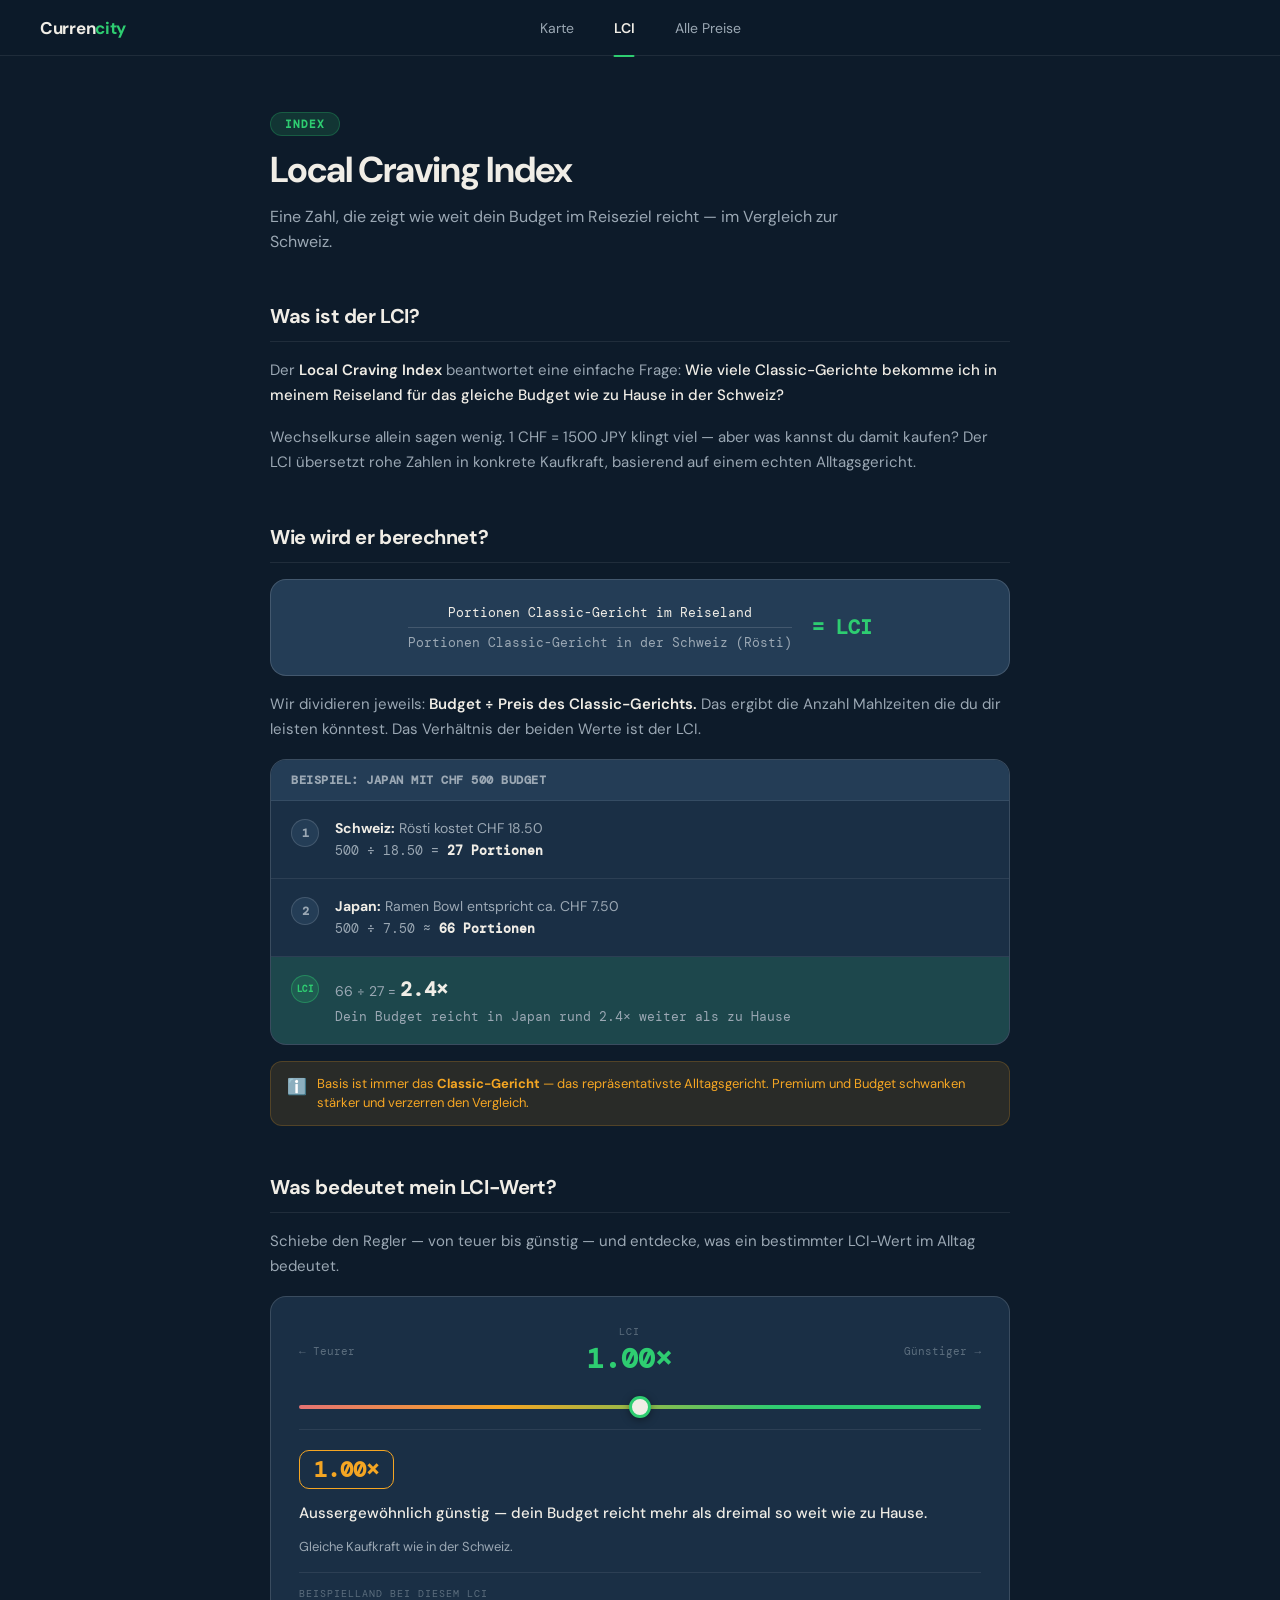
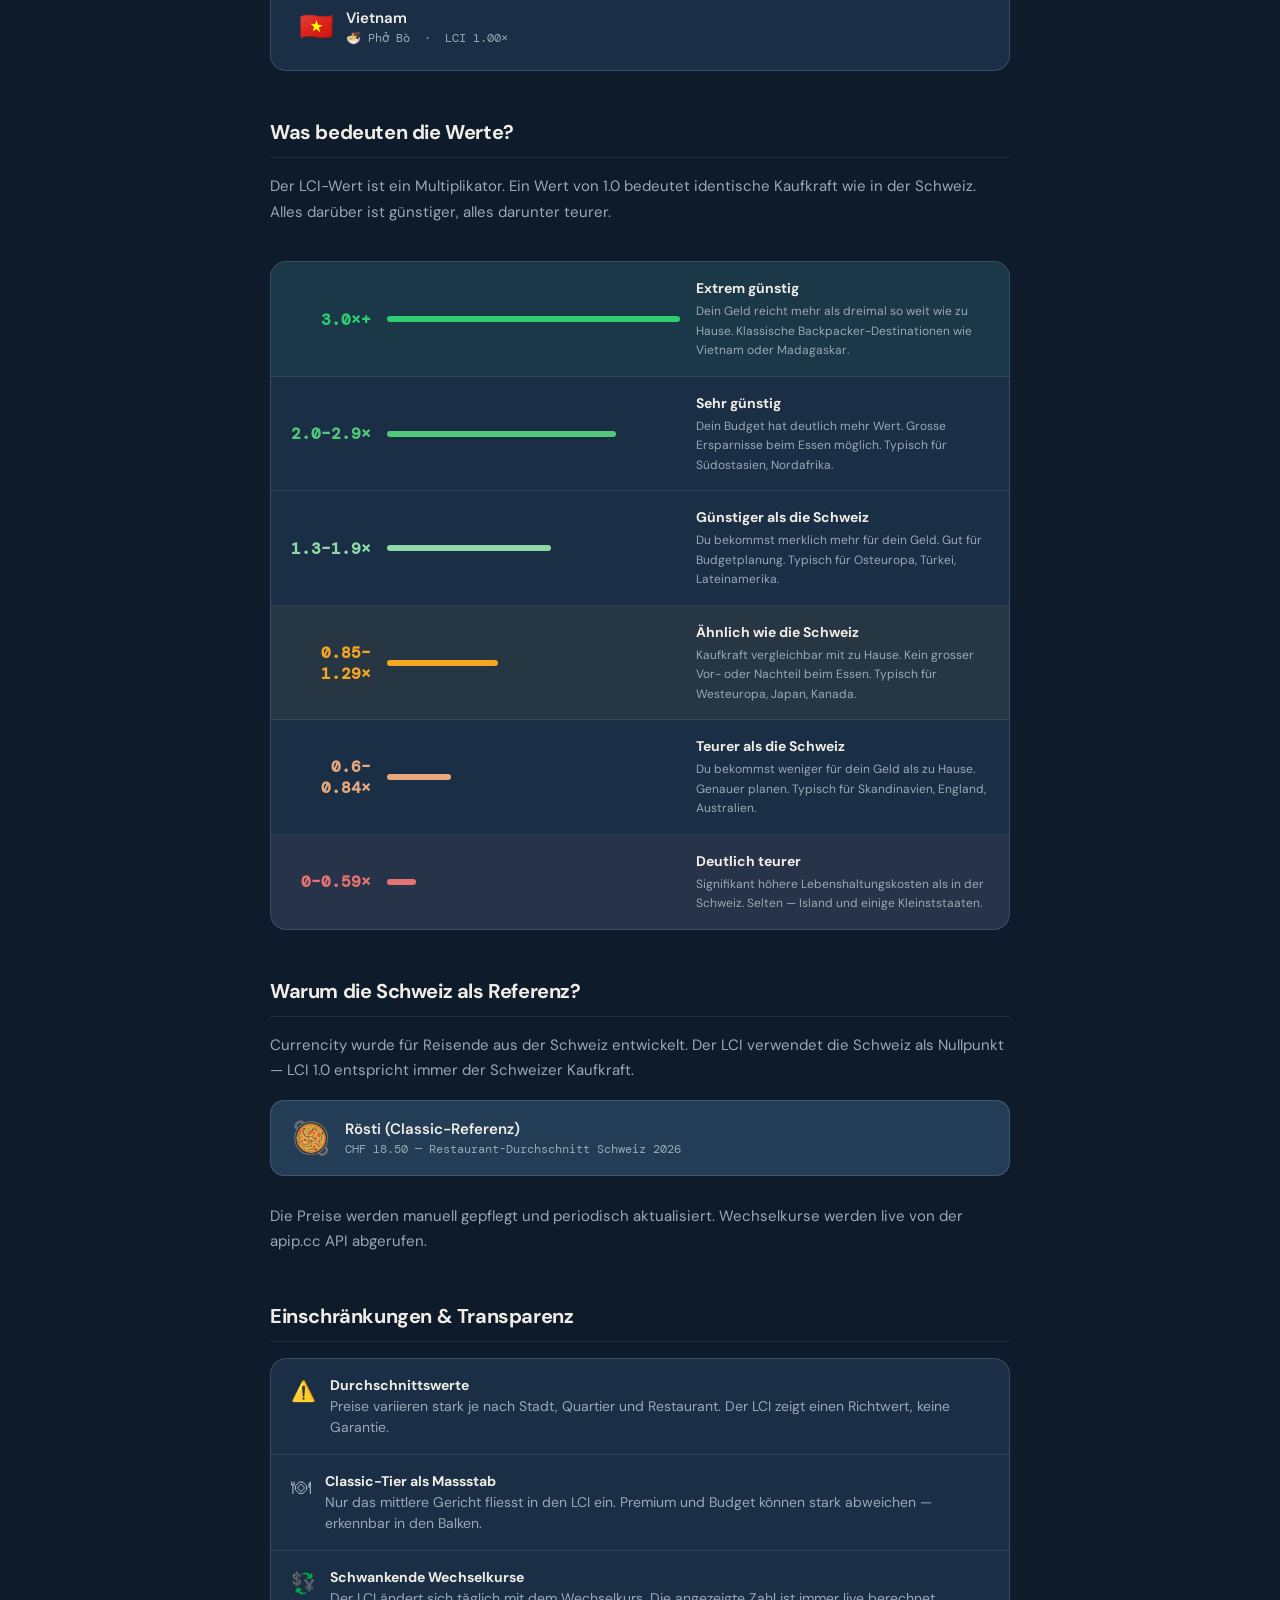
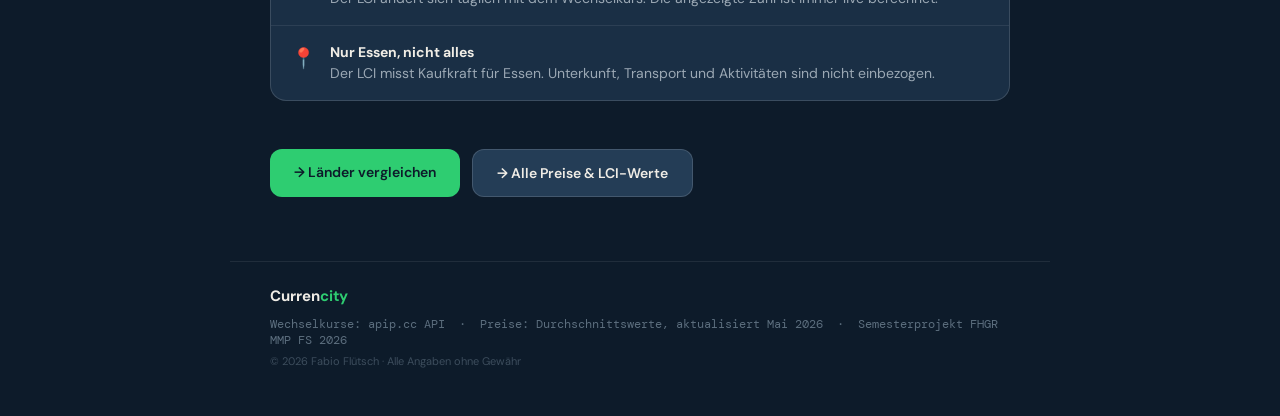
<file: lci.html>
<!DOCTYPE html>
<html lang="de">
<head>
  <meta charset="UTF-8" />
  <meta name="viewport" content="width=device-width, initial-scale=1.0" />
  <title>Currencity — Local Craving Index</title>
  <link rel="stylesheet" href="style.css" />
  <link rel="stylesheet" href="lci.css" />
</head>
<body class="lci-seite">

  <nav id="topnav">
    <div class="nav-logo">Curren<span>city</span></div>
    <div class="nav-links">
      <a href="index.html" class="nav-link" id="nav-karte">Karte</a>
      <a href="lci.html"   class="nav-link active" id="nav-lci">LCI</a>
      <a href="preise.html" class="nav-link" id="nav-preise">Alle Preise</a>
    </div>
    <div class="nav-spacer"></div>
  </nav>

  <main class="lci-main">

    <!-- Hero -->
    <div class="lci-hero">
      <div class="lci-hero-badge">Index</div>
      <h1 class="lci-hero-title">Local Craving Index</h1>
      <p class="lci-hero-sub">
        Eine Zahl, die zeigt wie weit dein Budget im Reiseziel reicht —
        im Vergleich zur Schweiz.
      </p>
    </div>

    <!-- Was ist der LCI? -->
    <section class="lci-section">
      <h2 class="lci-section-title">Was ist der LCI?</h2>
      <p class="lci-text">
        Der <strong>Local Craving Index</strong> beantwortet eine einfache Frage:
        <em>Wie viele Classic-Gerichte bekomme ich in meinem Reiseland für das gleiche Budget
        wie zu Hause in der Schweiz?</em>
      </p>
      <p class="lci-text">
        Wechselkurse allein sagen wenig. 1 CHF = 1500 JPY klingt viel — aber was kannst du damit
        kaufen? Der LCI übersetzt rohe Zahlen in konkrete Kaufkraft, basierend auf einem
        echten Alltagsgericht.
      </p>
    </section>

    <!-- Formel -->
    <section class="lci-section">
      <h2 class="lci-section-title">Wie wird er berechnet?</h2>
      <div class="lci-formel-wrap">
        <div class="lci-formel">
          <div class="lci-formel-zeile">
            <span class="lci-formel-num">Portionen Classic-Gericht im Reiseland</span>
            <span class="lci-formel-line"></span>
            <span class="lci-formel-den">Portionen Classic-Gericht in der Schweiz (Rösti)</span>
          </div>
          <div class="lci-formel-eq">= LCI</div>
        </div>
      </div>
      <p class="lci-text">
        Wir dividieren jeweils: <strong>Budget ÷ Preis des Classic-Gerichts.</strong>
        Das ergibt die Anzahl Mahlzeiten die du dir leisten könntest.
        Das Verhältnis der beiden Werte ist der LCI.
      </p>

      <!-- Beispiel -->
      <div class="lci-beispiel">
        <div class="lci-beispiel-titel">Beispiel: Japan mit CHF 500 Budget</div>
        <div class="lci-beispiel-schritte">
          <div class="lci-schritt">
            <div class="lci-schritt-nr">1</div>
            <div class="lci-schritt-text">
              <strong>Schweiz:</strong> Rösti kostet CHF 18.50<br>
              <span class="lci-schritt-rechnung">500 ÷ 18.50 = <strong>27 Portionen</strong></span>
            </div>
          </div>
          <div class="lci-schritt">
            <div class="lci-schritt-nr">2</div>
            <div class="lci-schritt-text">
              <strong>Japan:</strong> Ramen Bowl entspricht ca. CHF 7.50<br>
              <span class="lci-schritt-rechnung">500 ÷ 7.50 ≈ <strong>66 Portionen</strong></span>
            </div>
          </div>
          <div class="lci-schritt lci-schritt--result">
            <div class="lci-schritt-nr lci-schritt-nr--result">LCI</div>
            <div class="lci-schritt-text">
              66 ÷ 27 = <strong class="lci-result-zahl">2.4×</strong><br>
              <span class="lci-schritt-rechnung">Dein Budget reicht in Japan rund 2.4× weiter als zu Hause</span>
            </div>
          </div>
        </div>
      </div>

      <div class="lci-hinweis">
        <span class="lci-hinweis-icon">ℹ️</span>
        <span>Basis ist immer das <strong>Classic-Gericht</strong> — das repräsentativste Alltagsgericht.
        Premium und Budget schwanken stärker und verzerren den Vergleich.</span>
      </div>
    </section>


    <!-- ── LCI EXPLORER ── -->
    <section class="lci-section">
      <h2 class="lci-section-title">Was bedeutet mein LCI-Wert?</h2>
      <p class="lci-text">
        Schiebe den Regler — von teuer bis günstig — und entdecke,
        was ein bestimmter LCI-Wert im Alltag bedeutet.
      </p>
      <div class="lci-explorer">
        <div class="explorer-slider-header">
          <span class="explorer-slider-pol explorer-slider-pol--links">← Teurer</span>
          <div class="explorer-anzeige-wrap">
            <span class="explorer-anzeige-label">LCI</span>
            <span class="explorer-anzeige" id="lci-explorer-anzeige">1.00×</span>
          </div>
          <span class="explorer-slider-pol explorer-slider-pol--rechts">Günstiger →</span>
        </div>
        <input
          type="range"
          id="lci-explorer-slider"
          min="0.3"
          max="4.0"
          step="0.05"
          value="1.0"
          class="explorer-slider"
        />
        <div id="lci-explorer-karte" class="explorer-karte"></div>
      </div>
    </section>

    <!-- Skala -->
    <section class="lci-section">
      <h2 class="lci-section-title">Was bedeuten die Werte?</h2>
      <p class="lci-text" style="margin-bottom: 20px;">
        Der LCI-Wert ist ein Multiplikator. Ein Wert von 1.0 bedeutet identische Kaufkraft
        wie in der Schweiz. Alles darüber ist günstiger, alles darunter teurer.
      </p>

      <div class="lci-skala">

        <div class="lci-skala-item lci-skala-item--top">
          <div class="lci-skala-wert" style="color: var(--forest);">3.0×+</div>
          <div class="lci-skala-bar" style="background: var(--forest); width: 100%;"></div>
          <div class="lci-skala-label">
            <strong>Extrem günstig</strong>
            <span>Dein Geld reicht mehr als dreimal so weit wie zu Hause. Klassische Backpacker-Destinationen wie Vietnam oder Madagaskar.</span>
          </div>
        </div>

        <div class="lci-skala-item">
          <div class="lci-skala-wert" style="color: #52c97a;">2.0–2.9×</div>
          <div class="lci-skala-bar" style="background: #52c97a; width: 78%;"></div>
          <div class="lci-skala-label">
            <strong>Sehr günstig</strong>
            <span>Dein Budget hat deutlich mehr Wert. Grosse Ersparnisse beim Essen möglich. Typisch für Südostasien, Nordafrika.</span>
          </div>
        </div>

        <div class="lci-skala-item">
          <div class="lci-skala-wert" style="color: #8fd9a8;">1.3–1.9×</div>
          <div class="lci-skala-bar" style="background: #8fd9a8; width: 56%;"></div>
          <div class="lci-skala-label">
            <strong>Günstiger als die Schweiz</strong>
            <span>Du bekommst merklich mehr für dein Geld. Gut für Budgetplanung. Typisch für Osteuropa, Türkei, Lateinamerika.</span>
          </div>
        </div>

        <div class="lci-skala-item lci-skala-item--mitte">
          <div class="lci-skala-wert" style="color: var(--citrus);">0.85–1.29×</div>
          <div class="lci-skala-bar" style="background: var(--citrus); width: 38%;"></div>
          <div class="lci-skala-label">
            <strong>Ähnlich wie die Schweiz</strong>
            <span>Kaufkraft vergleichbar mit zu Hause. Kein grosser Vor- oder Nachteil beim Essen. Typisch für Westeuropa, Japan, Kanada.</span>
          </div>
        </div>

        <div class="lci-skala-item">
          <div class="lci-skala-wert" style="color: #e8a87c;">0.6–0.84×</div>
          <div class="lci-skala-bar" style="background: #e8a87c; width: 22%;"></div>
          <div class="lci-skala-label">
            <strong>Teurer als die Schweiz</strong>
            <span>Du bekommst weniger für dein Geld als zu Hause. Genauer planen. Typisch für Skandinavien, England, Australien.</span>
          </div>
        </div>

        <div class="lci-skala-item lci-skala-item--bottom">
          <div class="lci-skala-wert" style="color: #e57373;">0–0.59×</div>
          <div class="lci-skala-bar" style="background: #e57373; width: 10%;"></div>
          <div class="lci-skala-label">
            <strong>Deutlich teurer</strong>
            <span>Signifikant höhere Lebenshaltungskosten als in der Schweiz. Selten — Island und einige Kleinststaaten.</span>
          </div>
        </div>

      </div>
    </section>

    <!-- Referenz Schweiz -->
    <section class="lci-section">
      <h2 class="lci-section-title">Warum die Schweiz als Referenz?</h2>
      <p class="lci-text">
        Currencity wurde für Reisende aus der Schweiz entwickelt.
        Der LCI verwendet die Schweiz als Nullpunkt — LCI 1.0 entspricht
        immer der Schweizer Kaufkraft.
      </p>
      <div class="lci-referenz-box">
        <div class="lci-referenz-item">
          <div class="lci-referenz-emoji">🥘</div>
          <div>
            <div class="lci-referenz-name">Rösti (Classic-Referenz)</div>
            <div class="lci-referenz-preis">CHF 18.50 — Restaurant-Durchschnitt Schweiz 2026</div>
          </div>
        </div>
      </div>
      <p class="lci-text" style="margin-top: 12px;">
        Die Preise werden manuell gepflegt und periodisch aktualisiert.
        Wechselkurse werden live von der apip.cc API abgerufen.
      </p>
    </section>

    <!-- Einschränkungen -->
    <section class="lci-section">
      <h2 class="lci-section-title">Einschränkungen &amp; Transparenz</h2>
      <div class="lci-limits">
        <div class="lci-limit-item">
          <span class="lci-limit-icon">⚠️</span>
          <div>
            <strong>Durchschnittswerte</strong><br>
            Preise variieren stark je nach Stadt, Quartier und Restaurant.
            Der LCI zeigt einen Richtwert, keine Garantie.
          </div>
        </div>
        <div class="lci-limit-item">
          <span class="lci-limit-icon">🍽</span>
          <div>
            <strong>Classic-Tier als Massstab</strong><br>
            Nur das mittlere Gericht fliesst in den LCI ein.
            Premium und Budget können stark abweichen — erkennbar in den Balken.
          </div>
        </div>
        <div class="lci-limit-item">
          <span class="lci-limit-icon">💱</span>
          <div>
            <strong>Schwankende Wechselkurse</strong><br>
            Der LCI ändert sich täglich mit dem Wechselkurs.
            Die angezeigte Zahl ist immer live berechnet.
          </div>
        </div>
        <div class="lci-limit-item">
          <span class="lci-limit-icon">📍</span>
          <div>
            <strong>Nur Essen, nicht alles</strong><br>
            Der LCI misst Kaufkraft für Essen.
            Unterkunft, Transport und Aktivitäten sind nicht einbezogen.
          </div>
        </div>
      </div>
    </section>

    <!-- CTA -->
    <div class="lci-cta-wrap">
      <a href="index.html" class="lci-cta-btn">→ Länder vergleichen</a>
      <a href="preise.html" class="lci-cta-btn lci-cta-btn--secondary">→ Alle Preise & LCI-Werte</a>
    </div>

  </main>

  <footer class="preise-footer">
    <div class="footer-logo">Curren<span>city</span></div>
    <div class="footer-text">
      Wechselkurse: apip.cc API &nbsp;·&nbsp;
      Preise: Durchschnittswerte, aktualisiert Mai 2026 &nbsp;·&nbsp;
      Semesterprojekt FHGR MMP FS 2026
    </div>
    <div class="footer-copy">© 2026 Fabio Flütsch · Alle Angaben ohne Gewähr</div>
  </footer>

  <script src="lci.js"></script>
</body>
</html>
</file>
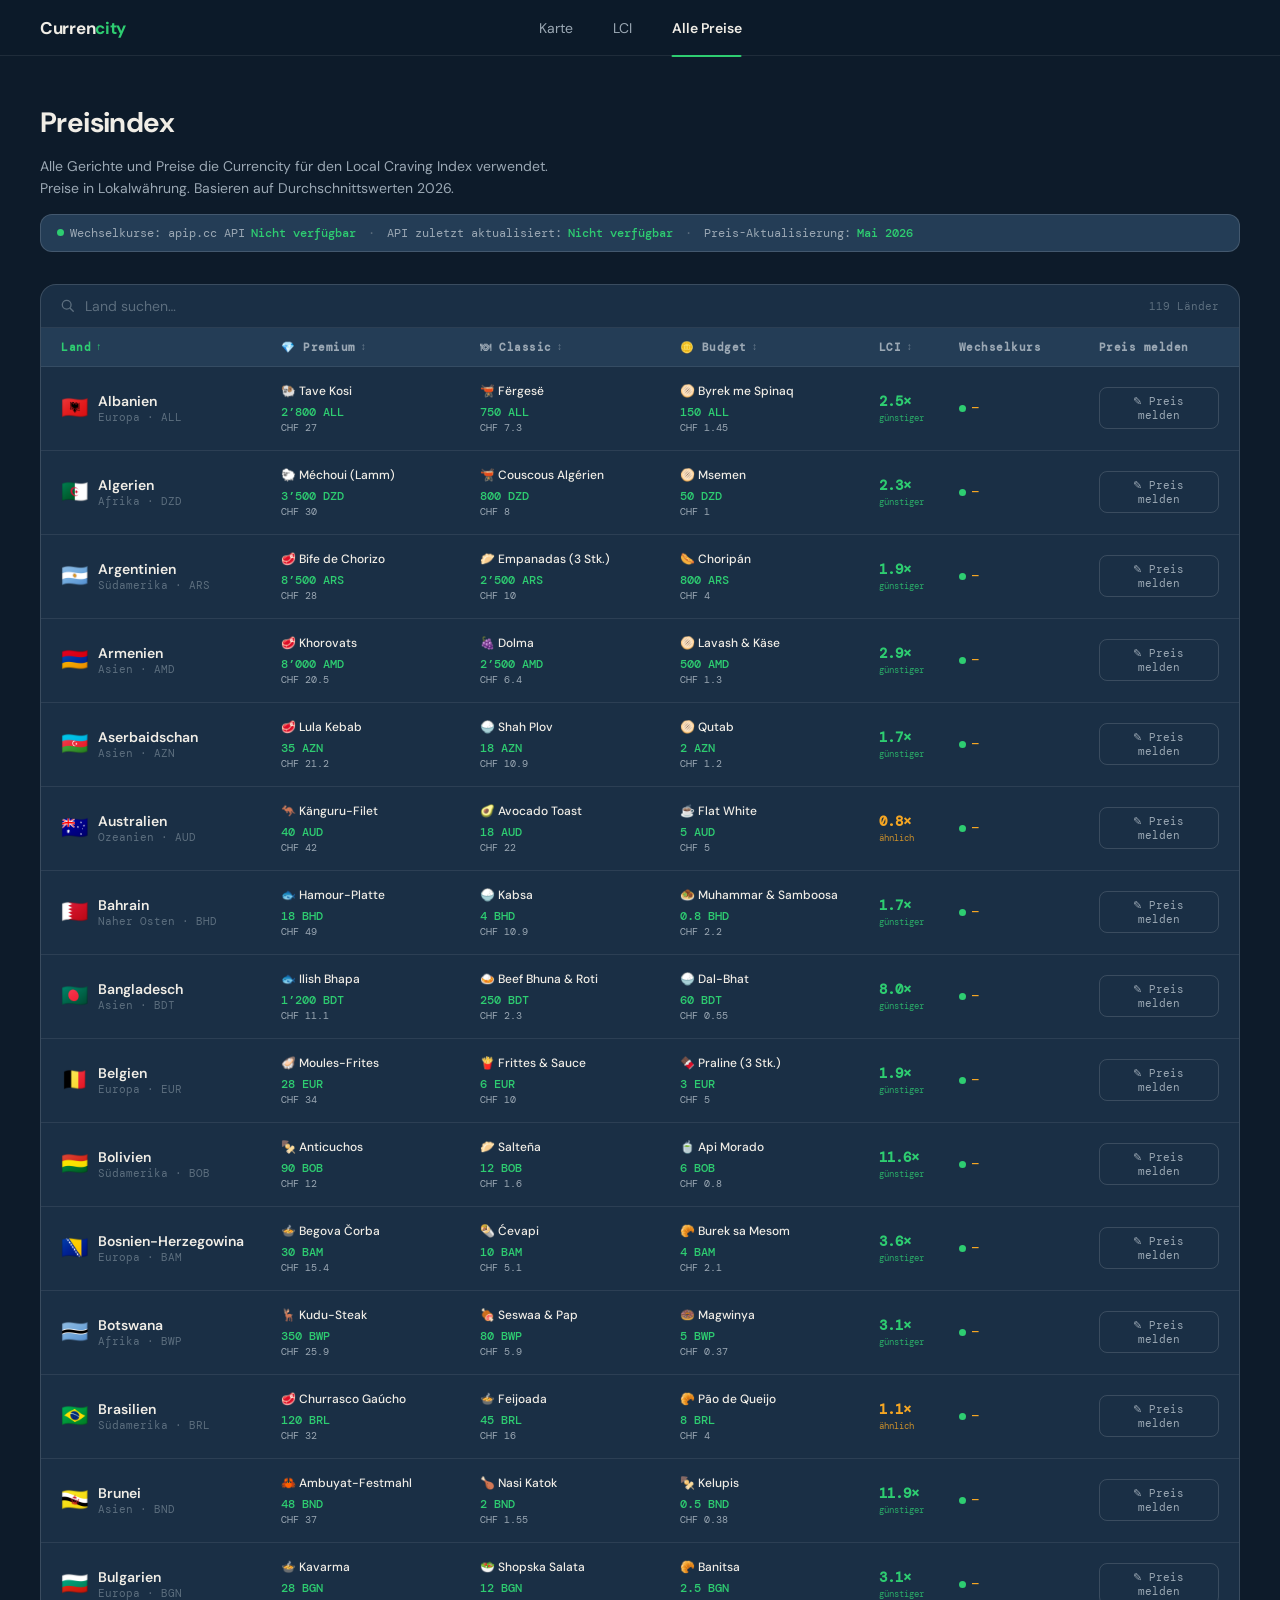
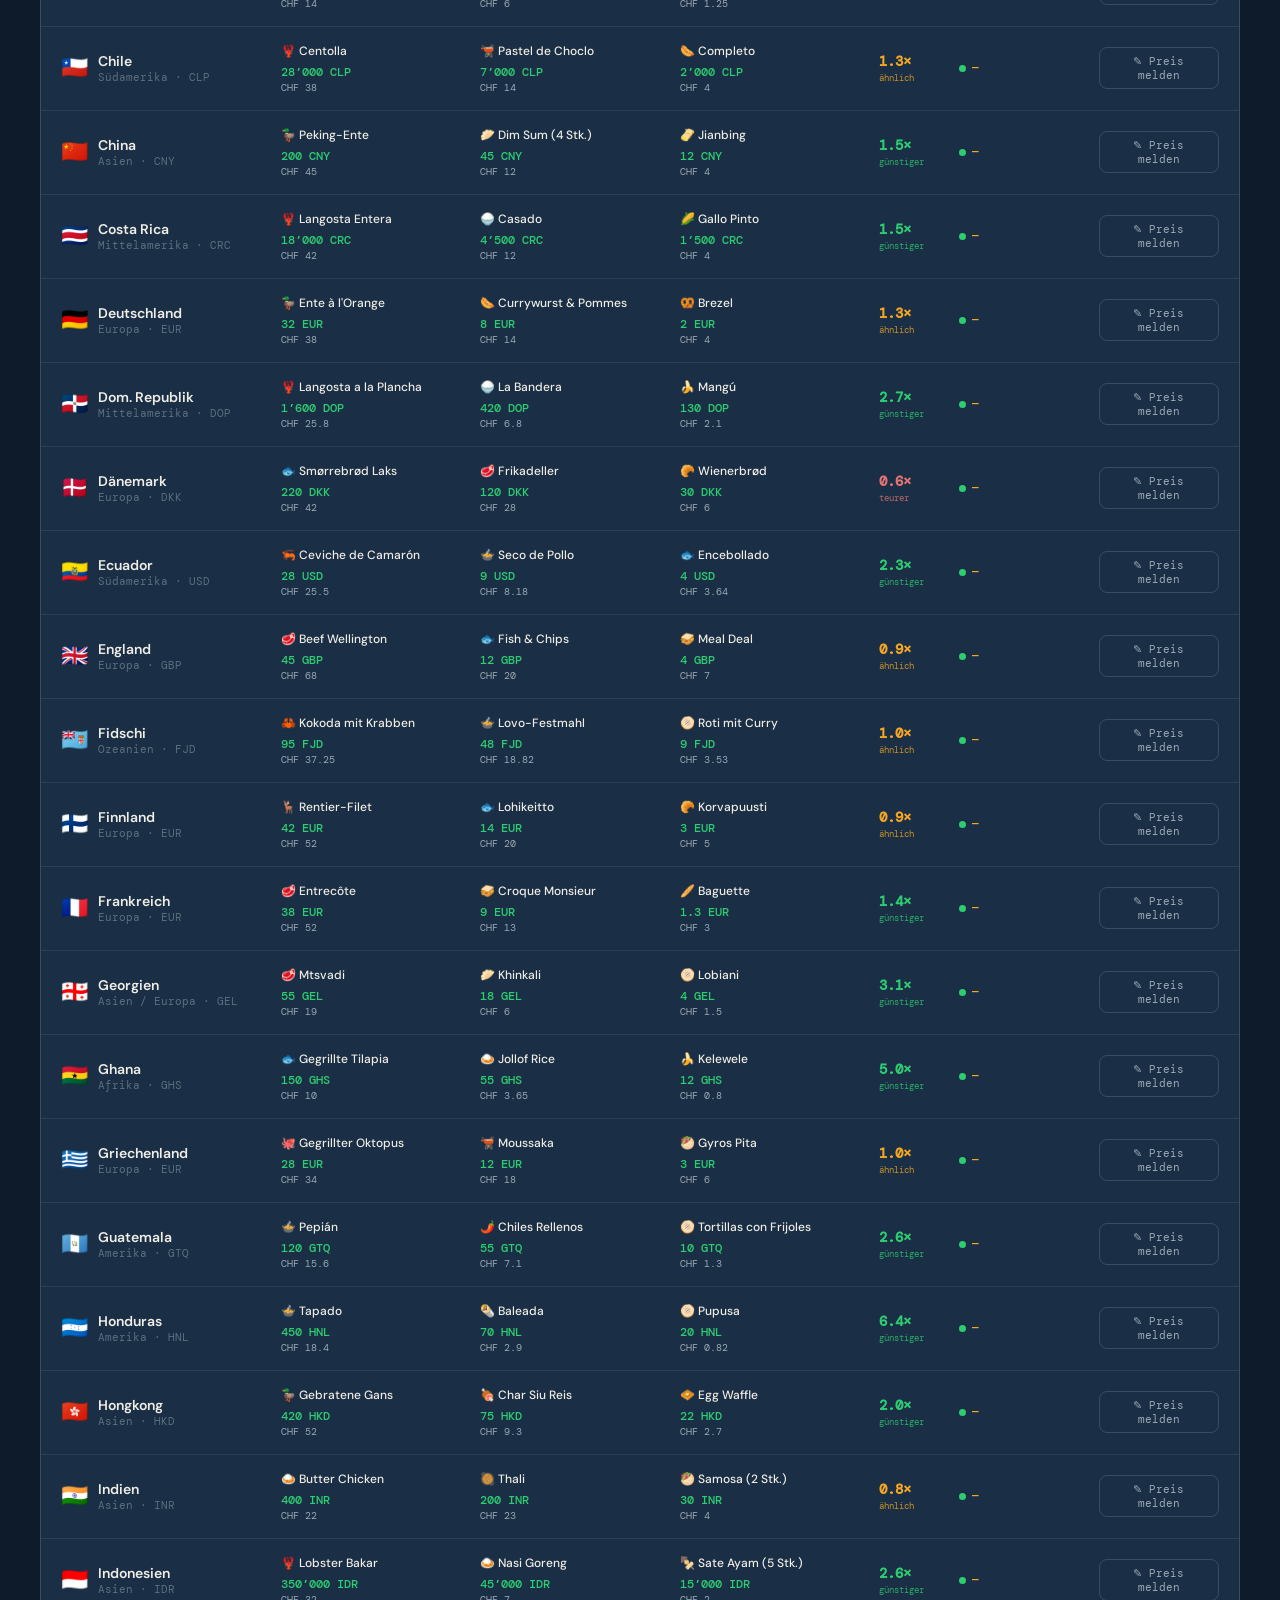
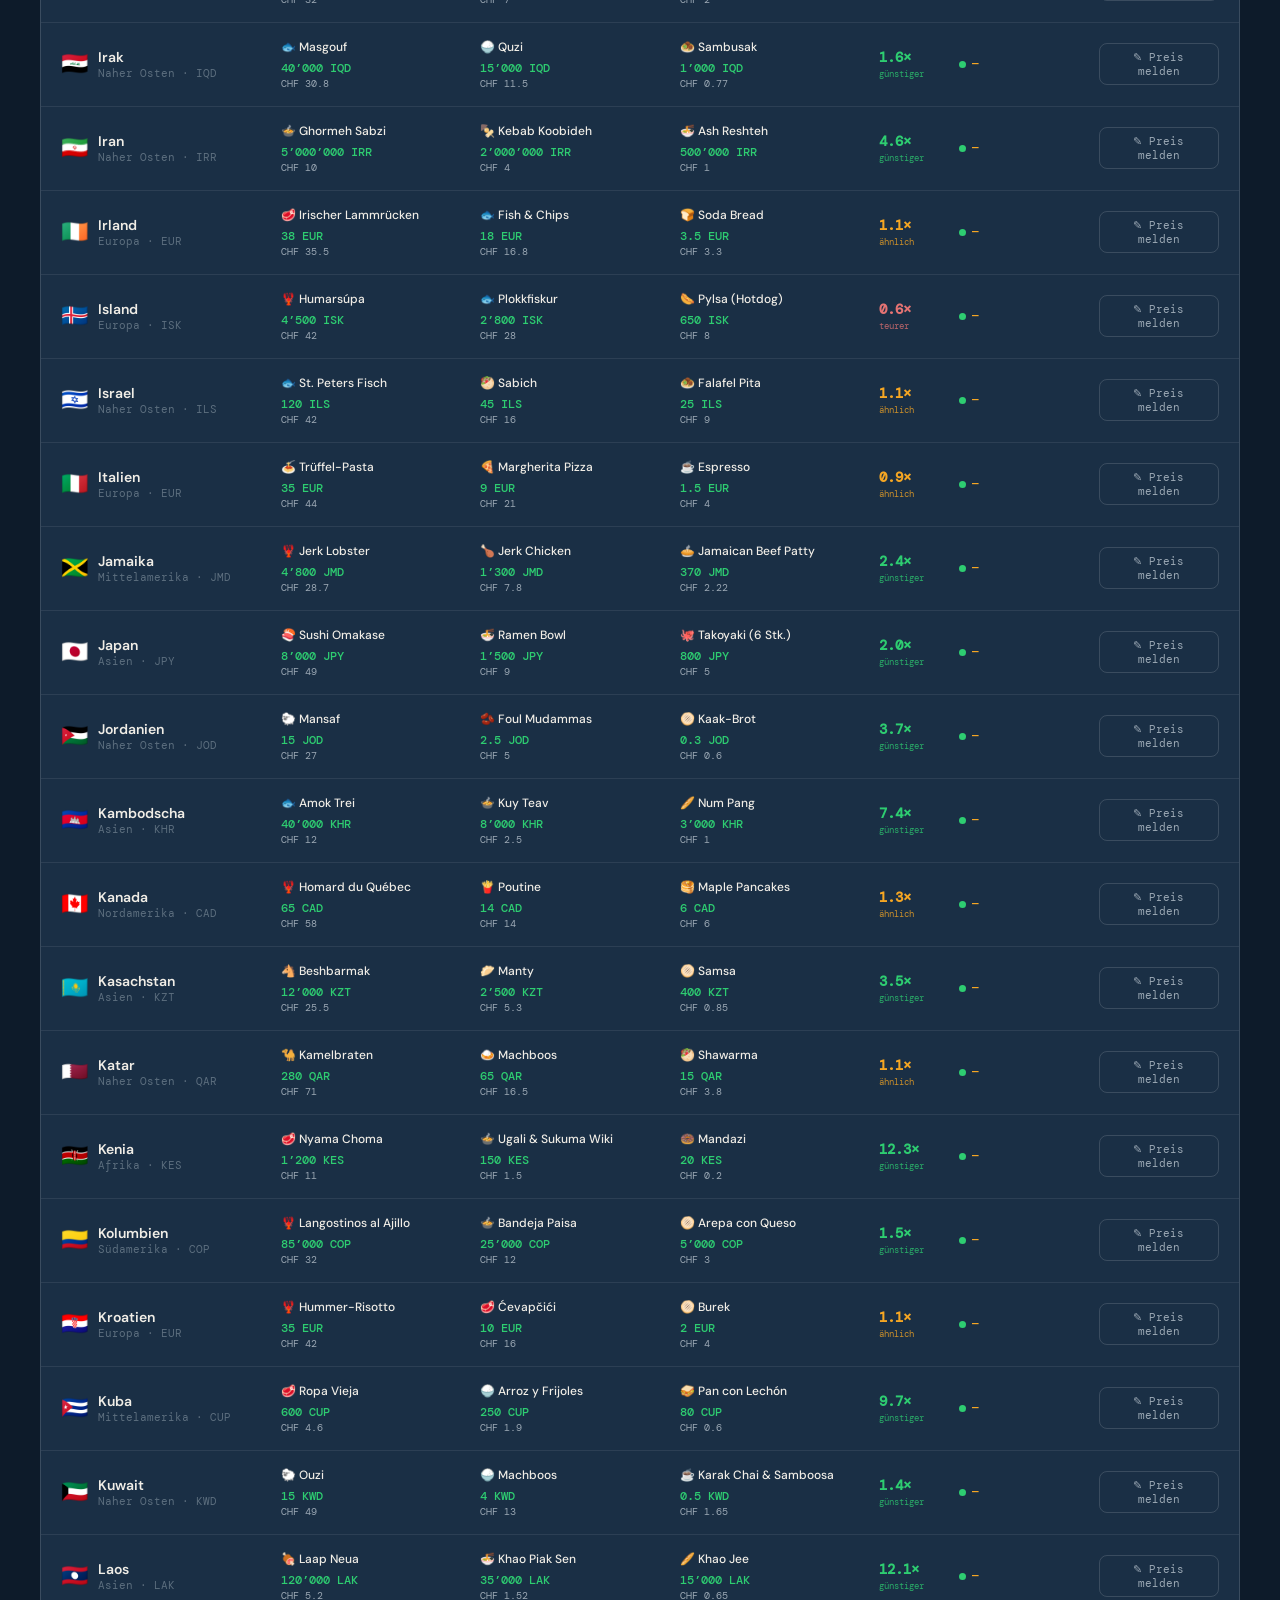
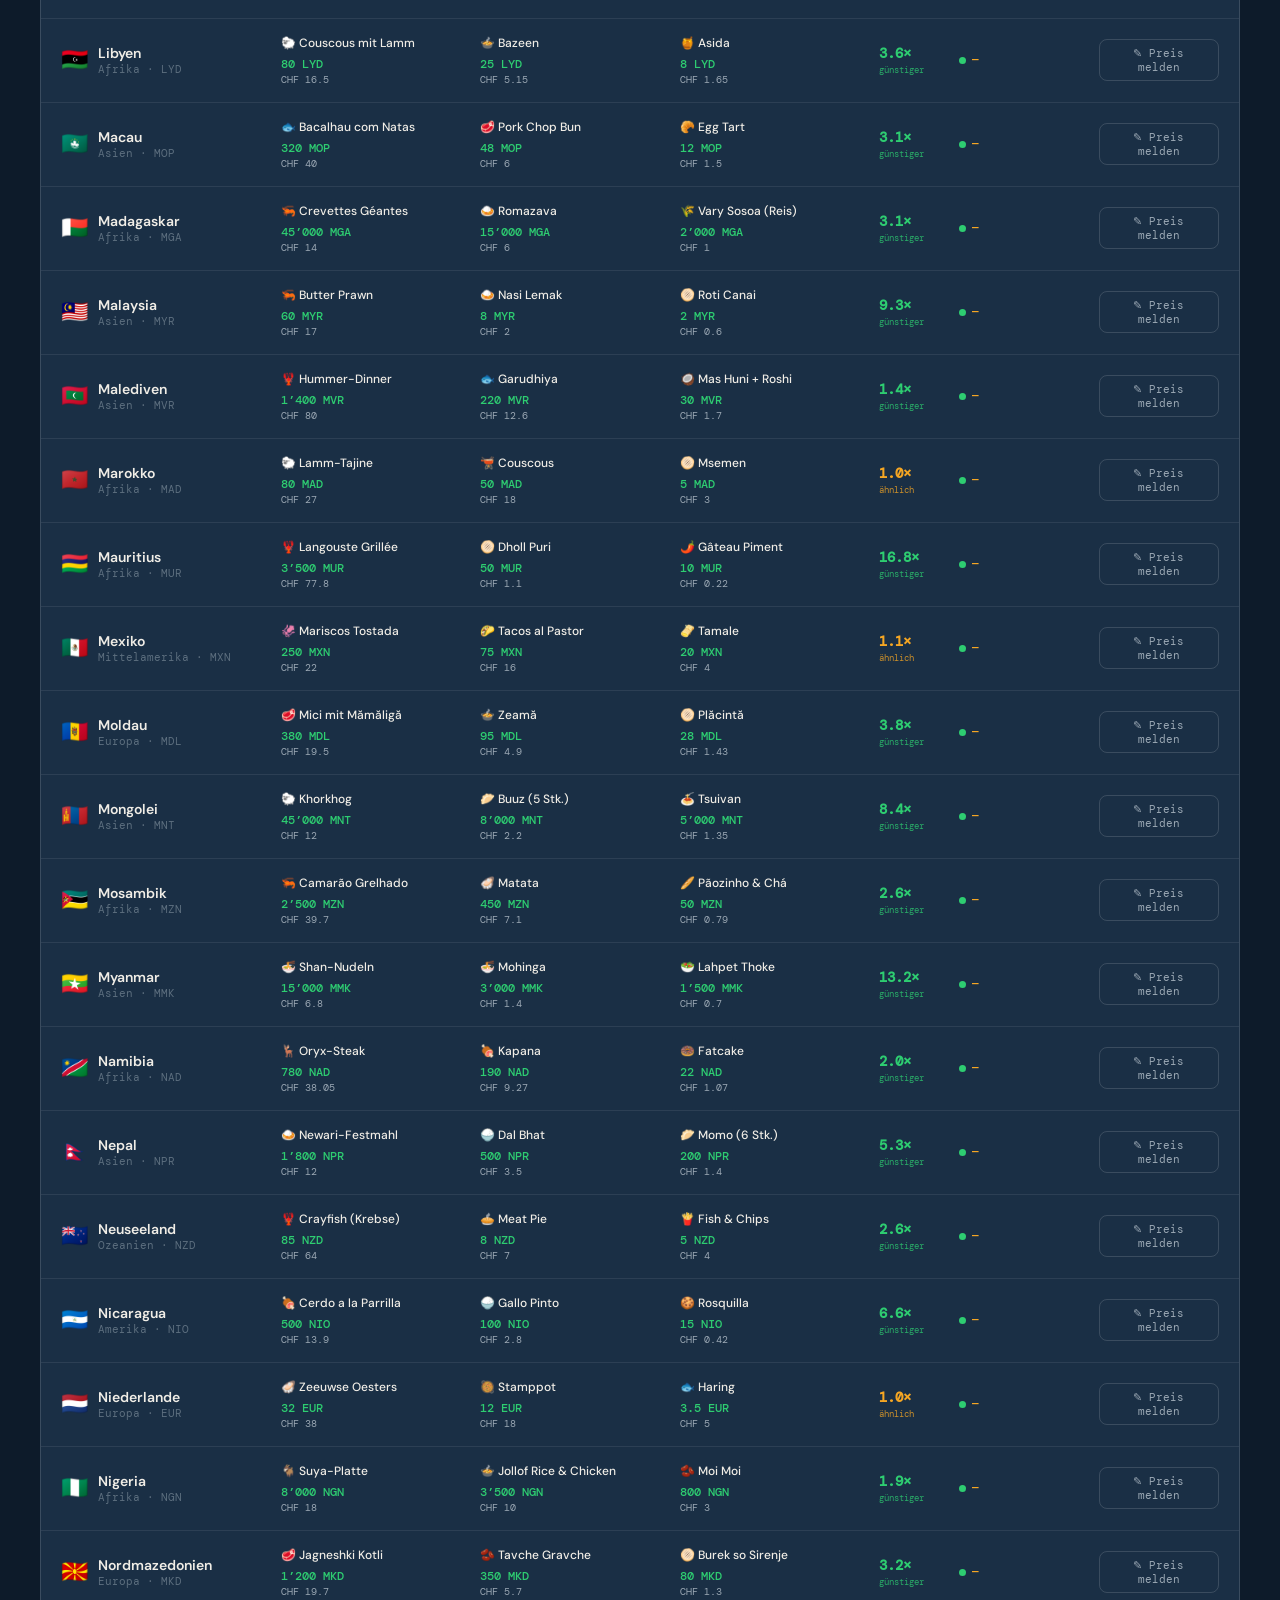
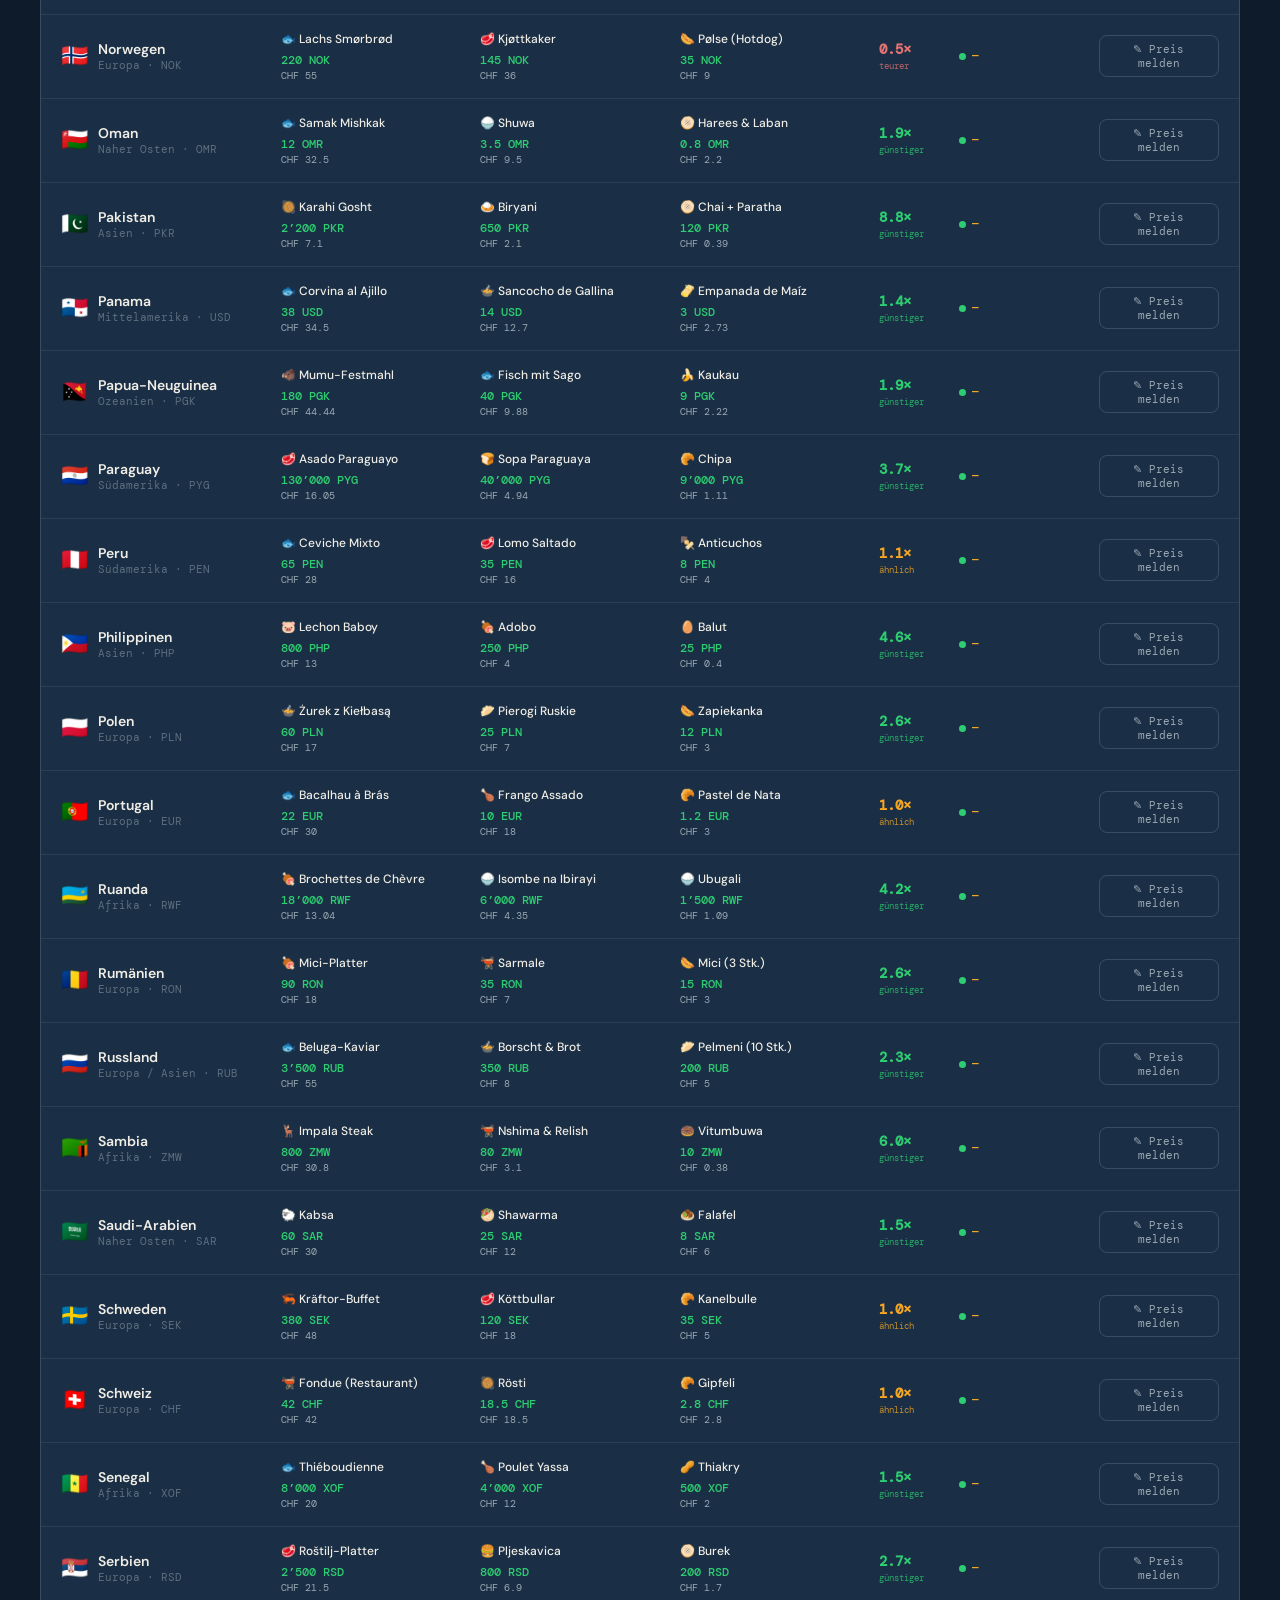
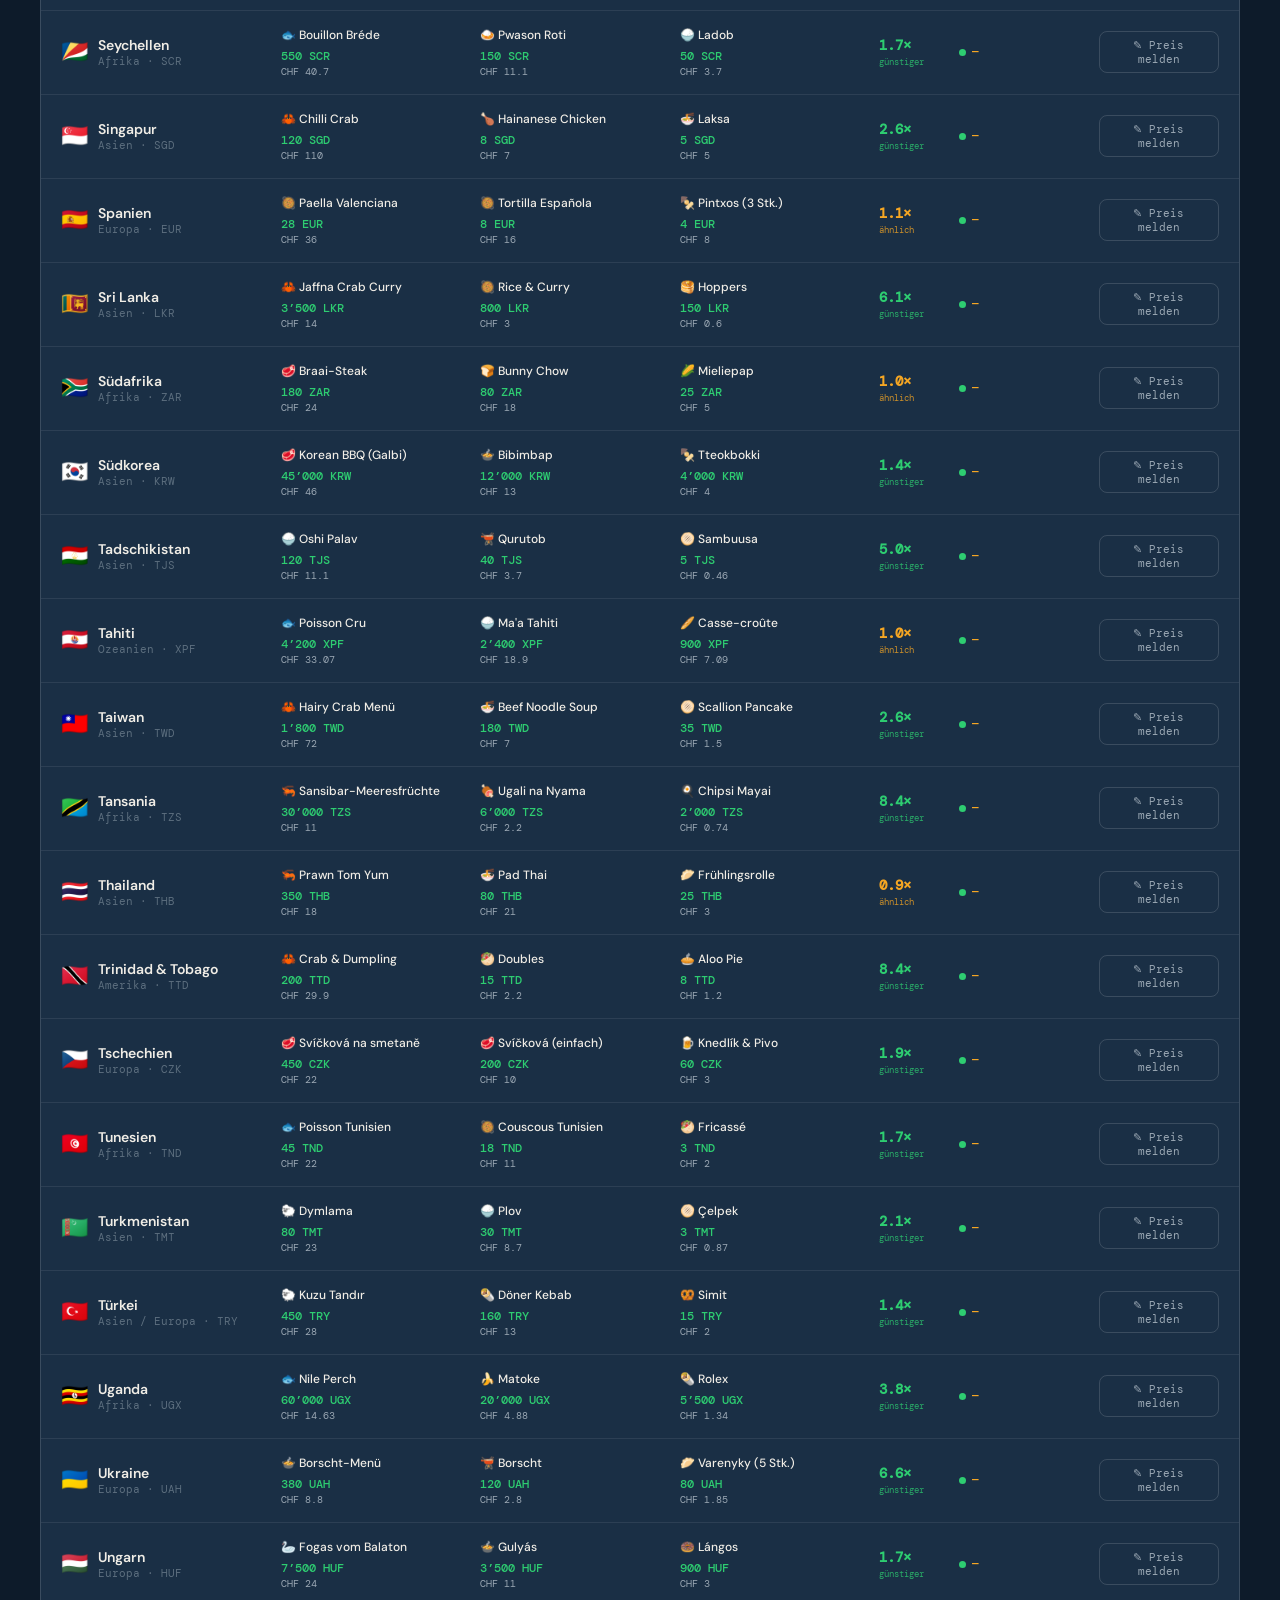
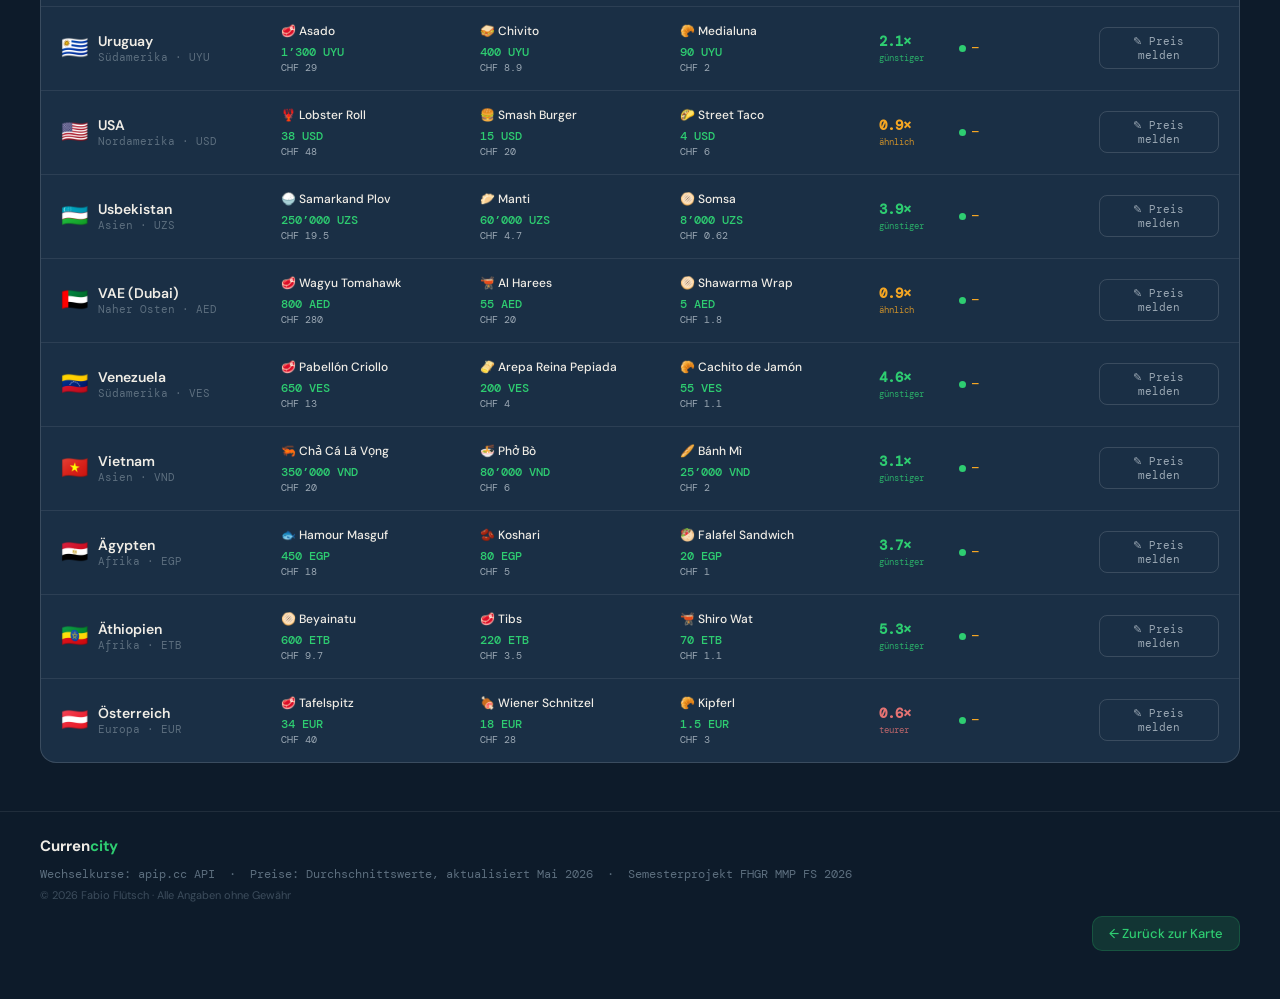
<file: preise.html>
<!doctype html>
<html lang="de">
  <head>
    <meta charset="UTF-8" />
    <meta name="viewport" content="width=device-width, initial-scale=1.0" />
    <title>Currencity — Preisindex</title>
    <link rel="stylesheet" href="style.css" />
    <link rel="stylesheet" href="preise.css" />
  </head>
  <body class="preise-seite">
    <nav id="topnav">
      <div class="nav-logo">Curren<span>city</span></div>
      <div class="nav-links">
        <a href="index.html" class="nav-link" id="nav-karte">Karte</a>
        <a href="lci.html" class="nav-link" id="nav-lci">LCI</a>
        <a href="preise.html" class="nav-link active" id="nav-preise"
          >Alle Preise</a
        >
      </div>
      <div class="nav-spacer"></div>
    </nav>

    <main class="preise-main">
      <div class="preise-hero">
        <h1 class="preise-title">Preisindex</h1>
        <p class="preise-subtitle">
          Alle Gerichte und Preise die Currencity für den Local Craving Index
          verwendet.<br />
          Preise in Lokalwährung. Basieren auf Durchschnittswerten 2026.
        </p>
        <!-- Info-Band -->
        <div class="preise-info-band">
          <div class="info-item">
            <span class="live-dot"></span>
            <span>Wechselkurse: apip.cc API</span>
            <span class="info-wert" id="api-abgerufen">wird geladen…</span>
          </div>
          <div class="info-trenner">·</div>
          <div class="info-item">
            <span>API zuletzt aktualisiert:</span>
            <span class="info-wert" id="api-update">wird geladen…</span>
          </div>
          <div class="info-trenner">·</div>
          <div class="info-item">
            <span>Preis-Aktualisierung:</span>
            <span class="info-wert">Mai 2026</span>
          </div>
        </div>
      </div>

      <!-- Suche + Tabelle -->
      <div class="preise-table-wrap">
        <!-- Searchbar -->
        <div class="preise-search-wrap">
          <svg width="14" height="14" viewBox="0 0 16 16" fill="none">
            <circle
              cx="6.5"
              cy="6.5"
              r="5"
              stroke="currentColor"
              stroke-width="1.5"
            />
            <path
              d="M10.5 10.5L14 14"
              stroke="currentColor"
              stroke-width="1.5"
              stroke-linecap="round"
            />
          </svg>
          <input
            type="text"
            id="land-suche"
            placeholder="Land suchen…"
            autocomplete="off"
            spellcheck="false"
          />
          <span class="preise-count" id="preise-count"></span>
        </div>

        <!-- Tabellen-Header -->
        <div class="preise-table-header">
          <div
            class="col-land sortierbar aktiv"
            data-sort="name"
            data-dir="asc"
          >
            Land <span class="sort-icon">↑</span>
          </div>
          <div class="col-tier sortierbar" data-sort="premium" data-dir="asc">
            💎 Premium <span class="sort-icon">↕</span>
          </div>
          <div class="col-tier sortierbar" data-sort="classic" data-dir="asc">
            🍽 Classic <span class="sort-icon">↕</span>
          </div>
          <div class="col-tier sortierbar" data-sort="budget" data-dir="asc">
            🪙 Budget <span class="sort-icon">↕</span>
          </div>
          <div class="col-lci sortierbar" data-sort="lci" data-dir="desc">
            LCI <span class="sort-icon">↕</span>
          </div>
          <div class="col-kurs">Wechselkurs</div>
          <div class="col-aktion">Preis melden</div>
        </div>

        <div id="preise-liste"></div>

        <!-- Kein Ergebnis -->
        <div class="preise-leer" id="preise-leer" style="display: none">
          Kein Land gefunden für "<span id="preise-leer-term"></span>"
        </div>
      </div>

      <!-- Inline-Formular -->
      <div class="preise-formular" id="preise-formular" style="display: none">
        <div class="formular-inner">
          <div class="formular-titel" id="formular-titel">
            Preiskorrektur vorschlagen
          </div>
          <div class="formular-felder">
            <div class="formular-gruppe">
              <label class="formular-label">GERICHT</label>
              <select class="formular-input" id="formular-gericht">
                <option value="">Gericht wählen…</option>
              </select>
            </div>
            <div class="formular-gruppe">
              <label class="formular-label" id="formular-preis-label"
                >NEUER PREIS</label
              >
              <input
                class="formular-input"
                type="number"
                id="formular-preis"
                placeholder="Betrag…"
                min="0"
                step="0.01"
              />
            </div>
            <div class="formular-gruppe">
              <label class="formular-label">BEGRÜNDUNG (OPTIONAL)</label>
              <input
                class="formular-input"
                type="text"
                id="formular-begruendung"
                placeholder="z.B. Preis gestiegen seit 2024"
              />
            </div>
          </div>
          <div class="formular-aktionen">
            <button class="formular-senden" id="formular-senden">
              ✉ Per Email senden
            </button>
            <button class="formular-abbrechen" id="formular-abbrechen">
              Abbrechen
            </button>
          </div>
          <div class="formular-hinweis">
            Öffnet deinen Email-Client mit vorausgefülltem Inhalt.
          </div>
        </div>
      </div>
    </main>

    <footer class="preise-footer">
      <div class="footer-logo">Curren<span>city</span></div>
      <div class="footer-text">
        Wechselkurse: apip.cc API &nbsp;·&nbsp; Preise: Durchschnittswerte,
        aktualisiert Mai 2026 &nbsp;·&nbsp; Semesterprojekt FHGR MMP FS 2026
      </div>
      <div class="footer-copy">
        © 2026 Fabio Flütsch · Alle Angaben ohne Gewähr
      </div>
      <a href="index.html" class="footer-back">← Zurück zur Karte</a>
    </footer>

    <!-- Back-to-Top -->
    <button id="back-to-top" title="Nach oben" aria-label="Nach oben scrollen">↑</button>

    <script src="app.js"></script>
    <script src="preise.js"></script>
    <script>
      // Back-to-top Logik
      const btt = document.getElementById('back-to-top');
      window.addEventListener('scroll', function() {
        btt.classList.toggle('sichtbar', window.scrollY > 320);
      });
      btt.addEventListener('click', function() {
        window.scrollTo({ top: 0, behavior: 'smooth' });
      });
    </script>
  </body>
</html>
</file>
<file: style.css>
/* ─────────────────────────────────────────────────────────
   CURRENCITY — style.css
───────────────────────────────────────────────────────── */

@import url('https://fonts.googleapis.com/css2?family=DM+Sans:wght@300;400;500;600;700&family=DM+Mono:wght@400;500&display=swap');

:root {
  --midnight:    #0D1B2A;
  --navy-surf:   #1A2F45;
  --navy-elev:   #243D56;
  --forest:      #2ECD71;
  --forest-dim:  rgba(46, 205, 113, 0.15);
  --forest-glow: rgba(46, 205, 113, 0.06);
  --citrus:      #F5A623;
  --citrus-dim:  rgba(245, 166, 35, 0.12);
  --cream:       #F0EDE6;
  --muted:       #9BA8B4;
  --subtle:      #5C6E7E;
  --blue:        #3378F2;
  --blue-dim:    rgba(51, 120, 242, 0.15);
  --red:         #e57373;
  --red-dim:     rgba(229, 115, 115, 0.15);
  --border:      rgba(255, 255, 255, 0.08);
  --border2:     rgba(255, 255, 255, 0.14);
  --panel-w:     460px;
  --nav-h:       56px;
  --ease:        cubic-bezier(0.4, 0, 0.2, 1);
}

*, *::before, *::after { box-sizing: border-box; margin: 0; padding: 0; }
html, body { width: 100%; background: var(--midnight); color: var(--cream); font-family: 'DM Sans', sans-serif; }
/* Vollbild-Karte: kein Scrolling, kein Overscroll */
html:has(body.karte-seite), body.karte-seite { height: 100%; overflow: hidden; overscroll-behavior: none; }

/* ── NAV ── */
#topnav { position: fixed; top: 0; left: 0; right: 0; z-index: 200; height: var(--nav-h); display: flex; align-items: center; padding: 0 40px; background: rgba(13,27,42,0.95); border-bottom: 1px solid var(--border); backdrop-filter: blur(14px); }
.nav-logo { font-size: 17px; font-weight: 700; color: var(--cream); letter-spacing: -0.3px; flex: 1; }
.nav-logo span { color: var(--forest); }
.nav-links { display: flex; gap: 40px; position: absolute; left: 50%; transform: translateX(-50%); }
.nav-spacer { flex: 1; }
.nav-link { font-size: 14px; font-weight: 400; color: var(--muted); text-decoration: none; position: relative; transition: color 0.2s; }
.nav-link:hover { color: var(--cream); }
.nav-link.active { font-weight: 600; color: var(--cream); }
.nav-link.active::after { content: ''; position: absolute; bottom: -20px; left: 0; width: 100%; height: 2px; background: var(--forest); border-radius: 1px; }
.nav-right { flex: 1; display: flex; justify-content: flex-end; }
#land-suche-wrap { position: relative; }
#land-suche-btn { display: flex; align-items: center; gap: 6px; background: transparent; border: none; cursor: pointer; color: var(--muted); font-size: 13px; font-family: 'DM Sans', sans-serif; padding: 6px 10px; border-radius: 8px; transition: color 0.2s, background 0.2s; }
#land-suche-btn:hover { color: var(--cream); background: rgba(255,255,255,0.05); }
#land-suche-wrap.open #land-suche-btn { color: var(--cream); }
#land-suche-box { display: none; position: absolute; top: calc(100% + 14px); right: 0; width: 260px; background: var(--navy-surf); border: 1px solid var(--border2); border-radius: 14px; overflow: hidden; box-shadow: 0 12px 40px rgba(0,0,0,0.5); z-index: 300; }
#land-suche-wrap.open #land-suche-box { display: block; }
#land-suche-input { width: 100%; box-sizing: border-box; background: transparent; border: none; border-bottom: 1px solid var(--border); color: var(--cream); font-size: 14px; font-family: 'DM Sans', sans-serif; padding: 13px 16px; outline: none; }
#land-suche-input::placeholder { color: var(--muted); }
#land-suche-liste { max-height: 260px; overflow-y: auto; }
.suche-item { display: flex; align-items: center; gap: 10px; padding: 10px 16px; cursor: pointer; transition: background 0.15s; font-size: 14px; color: var(--cream); }
.suche-item:hover { background: rgba(255,255,255,0.06); }
.suche-item-flag { font-size: 18px; }
.suche-item-name { flex: 1; }
.suche-item-kontinent { font-size: 11px; color: var(--muted); white-space: nowrap; }
.suche-leer { padding: 14px 16px; font-size: 13px; color: var(--muted); text-align: center; }

/* ── FAVORITEN NAV-BUTTON ── */
#fav-wrap { position: relative; margin-right: 4px; }
#fav-nav-btn { display: flex; align-items: center; gap: 6px; background: transparent; border: none; cursor: pointer; color: var(--muted); font-size: 13px; font-family: 'DM Sans', sans-serif; padding: 6px 10px; border-radius: 8px; transition: color 0.2s, background 0.2s; }
#fav-nav-btn:hover { color: var(--cream); background: rgba(255,255,255,0.05); }
#fav-wrap.open #fav-nav-btn { color: var(--cream); }
#fav-nav-icon { font-size: 15px; line-height: 1; transition: transform 0.2s; }
#fav-wrap.open #fav-nav-icon { transform: scale(1.15); }
#fav-badge { min-width: 16px; height: 16px; border-radius: 8px; background: var(--red); color: #fff; font-size: 10px; font-weight: 700; display: flex; align-items: center; justify-content: center; padding: 0 4px; }

/* ── FAVORITEN DROPDOWN ── */
#fav-dropdown { display: none; position: absolute; top: calc(100% + 14px); right: 0; width: 248px; background: var(--navy-surf); border: 1px solid var(--border2); border-radius: 14px; overflow: hidden; box-shadow: 0 12px 40px rgba(0,0,0,0.5); z-index: 300; }
#fav-wrap.open #fav-dropdown { display: block; animation: fav-dropdown-ein 0.18s var(--ease); }
@keyframes fav-dropdown-ein { from { opacity: 0; transform: translateY(-6px); } to { opacity: 1; transform: translateY(0); } }
.fav-dropdown-header { padding: 11px 16px 9px; font-size: 10px; font-weight: 700; color: var(--muted); text-transform: uppercase; letter-spacing: 1.2px; border-bottom: 1px solid var(--border); }
#fav-liste { max-height: 300px; overflow-y: auto; scrollbar-width: thin; }
#fav-liste::-webkit-scrollbar { width: 3px; }
#fav-liste::-webkit-scrollbar-thumb { background: var(--border2); border-radius: 2px; }
.fav-item { display: flex; align-items: center; gap: 10px; padding: 10px 14px; cursor: pointer; transition: background 0.15s; border-bottom: 1px solid var(--border); }
.fav-item:last-child { border-bottom: none; }
.fav-item:hover { background: rgba(255,255,255,0.06); }
.fav-item-flag { font-size: 20px; flex-shrink: 0; line-height: 1; }
.fav-item-info { flex: 1; display: flex; flex-direction: column; gap: 1px; min-width: 0; }
.fav-item-name { font-size: 13px; color: var(--cream); white-space: nowrap; overflow: hidden; text-overflow: ellipsis; }
.fav-item-cur { font-size: 11px; color: var(--muted); }
.fav-item-remove { background: transparent; border: none; color: var(--subtle); font-size: 12px; cursor: pointer; padding: 4px 6px; border-radius: 6px; transition: color 0.15s, background 0.15s; line-height: 1; flex-shrink: 0; }
.fav-item-remove:hover { color: var(--red); background: var(--red-dim); }
.fav-leer { padding: 22px 16px; text-align: center; font-size: 13px; color: var(--muted); line-height: 1.7; }
.fav-leer-icon { font-size: 28px; display: block; margin-bottom: 8px; opacity: 0.5; }

/* ── FAVORITEN HEART-BUTTON (inline neben Ländername) ── */
.panel-country-row { display: flex; align-items: center; gap: 8px; }
.panel-fav-btn { flex-shrink: 0; width: 28px; height: 28px; border-radius: 50%; background: rgba(255,255,255,0.07); border: 1px solid rgba(255,255,255,0.15); color: rgba(255,255,255,0.45); font-size: 15px; cursor: pointer; display: flex; align-items: center; justify-content: center; transition: background 0.2s, color 0.2s, border-color 0.2s; line-height: 1; padding: 0; }
.panel-fav-btn:hover { background: rgba(255,255,255,0.12); color: var(--cream); border-color: rgba(255,255,255,0.3); }
.panel-fav-btn.aktiv { color: #e57373; border-color: rgba(229,115,115,0.5); background: rgba(229,115,115,0.12); }
.panel-fav-btn.aktiv:hover { background: var(--red-dim); }
@keyframes fav-pop { 0% { transform: scale(1); } 40% { transform: scale(1.4); } 100% { transform: scale(1); } }
.panel-fav-btn.pop { animation: fav-pop 0.3s var(--ease); }

/* ── PANEL AKTIONEN (Vergleichen + Teilen) ── */
.panel-aktionen { display: flex; gap: 8px; }
#vergleich-btn, #share-btn { display: flex; align-items: center; gap: 7px; margin: 0; padding: 9px 14px; background: transparent; border: 1px solid var(--border2); border-radius: 12px; color: var(--muted); font-size: 13px; font-weight: 500; font-family: 'DM Sans', sans-serif; cursor: pointer; transition: color 0.2s, border-color 0.2s, background 0.2s; flex: 1; justify-content: center; }
#vergleich-btn:hover { color: var(--cream); border-color: var(--forest); background: var(--forest-glow); }
#share-btn:hover { color: var(--cream); border-color: var(--blue); background: var(--blue-dim); }

/* ── SHARE TOAST ── */
#share-toast { position: fixed; bottom: 28px; left: 50%; transform: translateX(-50%) translateY(12px); background: var(--navy-elev); border: 1px solid var(--border2); border-radius: 20px; padding: 10px 20px; font-size: 13px; color: var(--cream); font-family: 'DM Sans', sans-serif; z-index: 600; pointer-events: none; opacity: 0; transition: opacity 0.22s var(--ease), transform 0.22s var(--ease); white-space: nowrap; box-shadow: 0 8px 24px rgba(0,0,0,0.4); }
#share-toast.toast-aktiv { opacity: 1; transform: translateX(-50%) translateY(0); }
#share-toast.toast-weg { opacity: 0; transform: translateX(-50%) translateY(8px); }

/* ── VERGLEICH HINT (auf der Karte) ── */
#vergleich-hint { position: fixed; top: calc(var(--nav-h) + 16px); left: 50%; transform: translateX(-50%); z-index: 300; display: flex; align-items: center; gap: 14px; background: var(--navy-surf); border: 1px solid var(--forest); border-radius: 24px; padding: 10px 20px; font-size: 13px; color: var(--cream); box-shadow: 0 4px 20px rgba(0,0,0,0.4); animation: hint-einblenden 0.3s ease; }
@keyframes hint-einblenden { from { opacity: 0; transform: translateX(-50%) translateY(-8px); } to { opacity: 1; transform: translateX(-50%) translateY(0); } }
#vergleich-abbrechen { background: transparent; border: 1px solid var(--border2); border-radius: 10px; color: var(--muted); font-size: 12px; font-family: 'DM Sans', sans-serif; padding: 4px 10px; cursor: pointer; transition: color 0.2s; }
#vergleich-abbrechen:hover { color: var(--cream); }

/* ── VERGLEICH OVERLAY ── */
#vergleich-overlay { position: fixed; inset: var(--nav-h) 0 0 0; z-index: 400; background: var(--midnight); flex-direction: column; overflow: hidden; }
#vergleich-overlay-header { flex-shrink: 0; display: grid; grid-template-columns: 1fr 60px 1fr; align-items: center; padding: 28px 48px 22px; border-bottom: 1px solid var(--border); position: relative; }
#vergleich-overlay-close { position: absolute; top: 20px; right: 24px; background: transparent; border: none; color: var(--muted); font-size: 18px; cursor: pointer; line-height: 1; transition: color 0.2s; }
#vergleich-overlay-close:hover { color: var(--cream); }
.vgl-land-kopf { display: flex; flex-direction: column; gap: 4px; }
.vgl-land-kopf:last-of-type { align-items: flex-end; text-align: right; }
.vgl-kopf-flag { font-size: 32px; line-height: 1; }
.vgl-kopf-name { font-size: 20px; font-weight: 700; color: var(--cream); letter-spacing: -0.3px; }
.vgl-kopf-meta { font-size: 12px; color: var(--muted); }
.vgl-kopf-budget { font-size: 15px; font-weight: 600; color: var(--forest); margin-top: 4px; }
.vgl-kopf-kurs { font-size: 11px; color: var(--subtle); }
.vgl-kopf-lci { display: inline-flex; align-items: center; gap: 5px; margin-top: 6px; background: var(--navy-surf); border-radius: 8px; padding: 3px 9px; font-size: 12px; color: var(--muted); }
.vgl-kopf-lci strong { color: var(--cream); }
.vgl-vs-mitte { text-align: center; font-size: 13px; font-weight: 700; color: var(--subtle); letter-spacing: 1px; }
#vergleich-overlay-body { flex: 1; overflow-y: auto; padding: 28px 48px 40px; display: flex; flex-direction: column; gap: 20px; }
.vgl-tier-block { display: flex; flex-direction: column; gap: 10px; }
.vgl-tier-label { font-size: 11px; font-weight: 700; color: var(--muted); text-transform: uppercase; letter-spacing: 1.2px; }
.vgl-dish-row { display: grid; grid-template-columns: 1fr 36px 1fr; gap: 12px; align-items: stretch; }
.vgl-dish-card { background: var(--navy-surf); border: 1px solid var(--border); border-radius: 14px; padding: 16px; display: flex; flex-direction: column; gap: 4px; transition: border-color 0.2s; }
.vgl-dish-card.guenstiger { border-color: rgba(46,205,113,0.35); background: var(--forest-glow); }
.vgl-dish-emoji { font-size: 22px; }
.vgl-dish-name { font-size: 14px; font-weight: 600; color: var(--cream); }
.vgl-dish-lokal { font-size: 12px; color: var(--muted); }
.vgl-dish-chf { font-size: 15px; font-weight: 700; color: var(--cream); margin-top: 4px; }
.vgl-dish-anzahl { font-size: 11px; color: var(--forest); margin-top: 2px; }
.vgl-vs-col { display: flex; align-items: center; justify-content: center; font-size: 11px; font-weight: 600; color: var(--subtle); }

/* ── KONTINENT FILTER ── */
#kontinent-filter { position: fixed; top: calc(var(--nav-h) + 16px); left: 50%; transform: translateX(-50%); display: flex; gap: 6px; z-index: 150; }
.kontinent-btn { display: flex; align-items: center; gap: 5px; background: rgba(13,27,42,0.85); border: 1px solid var(--border); border-radius: 20px; color: var(--muted); font-size: 12px; font-weight: 500; font-family: 'DM Sans', sans-serif; padding: 6px 12px; cursor: pointer; backdrop-filter: blur(10px); transition: color 0.18s, border-color 0.18s, background 0.18s; white-space: nowrap; }
.kontinent-btn:hover { color: var(--cream); border-color: var(--border2); background: rgba(26,47,69,0.95); }
.kontinent-btn.aktiv { color: var(--forest); border-color: var(--forest); background: var(--forest-glow); }
.kf-emoji { font-size: 14px; line-height: 1; }
.country-land.gedimmt { opacity: 0.15; transition: opacity 0.3s ease; }
.country-land.active.gedimmt { opacity: 1 !important; }

/* ── MODAL ── */
#modal-overlay { position: fixed; inset: 0; z-index: 500; background: rgba(13,27,42,0.7); display: flex; align-items: center; justify-content: center; backdrop-filter: blur(6px); pointer-events: auto; transition: opacity 0.4s var(--ease); }
#modal-overlay.hidden { opacity: 0; pointer-events: none; }
#welcome-modal { background: var(--navy-surf); border: 1px solid var(--border); border-radius: 24px; width: 540px; padding: 40px; display: flex; flex-direction: column; align-items: center; text-align: center; gap: 18px; position: relative; z-index: 1; }
.modal-flags { display: flex; gap: 8px; align-items: center; justify-content: center; pointer-events: none; }
.modal-flag { font-size: 52px; line-height: 1; pointer-events: none; animation: flag-bob 3s ease-in-out infinite; }
.modal-flag:nth-child(1) { animation-delay: 0s;   font-size: 40px; }
.modal-flag:nth-child(2) { animation-delay: 0.3s; font-size: 46px; }
.modal-flag--center      { font-size: 60px !important; animation-delay: 0.6s; }
.modal-flag:nth-child(4) { animation-delay: 0.9s; font-size: 46px; }
.modal-flag:nth-child(5) { animation-delay: 1.2s; font-size: 40px; }
@keyframes flag-bob { 0%, 100% { transform: translateY(0); } 50% { transform: translateY(-5px); } }
#modal-lottie { line-height: 1; pointer-events: none; }
.modal-title { font-size: 22px; font-weight: 700; color: var(--cream); letter-spacing: -0.5px; }
.modal-text  { font-size: 14px; color: var(--muted); line-height: 1.6; }
.modal-steps { list-style: none; display: flex; flex-direction: column; gap: 8px; width: 100%; counter-reset: steps; }
.modal-steps li { counter-increment: steps; font-size: 13px; color: var(--muted); display: flex; align-items: center; justify-content: center; gap: 8px; }
.modal-steps li::before { content: counter(steps); width: 22px; height: 22px; border-radius: 50%; background: var(--forest-dim); color: var(--forest); font-size: 11px; font-weight: 600; display: flex; align-items: center; justify-content: center; flex-shrink: 0; }
.step-hint { color: var(--subtle); font-size: 11px; }
.modal-cta { background: var(--forest); color: var(--midnight); border: none; border-radius: 14px; padding: 16px 40px; font-size: 16px; font-weight: 600; font-family: 'DM Sans', sans-serif; cursor: pointer; width: 100%; position: relative; z-index: 2; transition: background 0.2s, transform 0.1s; }
.modal-cta:hover { background: #35e07d; transform: translateY(-1px); }
.modal-disclaimer { font-size: 11px; color: var(--subtle); }

/* ── MODAL: LADE-STATE ── */
#modal-laden {
  position: absolute; inset: 0; border-radius: 24px;
  display: flex; flex-direction: column; align-items: center; justify-content: center;
  background: var(--navy-surf);
  opacity: 0; pointer-events: none;
  transition: opacity 0.35s var(--ease);
}
#welcome-modal.laden .modal-flags,
#welcome-modal.laden #modal-lottie,
#welcome-modal.laden .modal-title,
#welcome-modal.laden .modal-text,
#welcome-modal.laden .modal-steps,
#welcome-modal.laden .modal-cta,
#welcome-modal.laden .modal-disclaimer {
  opacity: 0; pointer-events: none;
  transition: opacity 0.25s var(--ease);
}
#welcome-modal.laden #modal-laden { opacity: 1; pointer-events: auto; }

/* ── KARTE ── */
#map-wrap { position: fixed; inset: var(--nav-h) 0 0 0; overflow: hidden; background: var(--midnight); touch-action: none; }
#map-wrap svg { display: block; touch-action: none; }
.ocean { fill: var(--midnight); }
.graticule { fill: none; stroke: rgba(255,255,255,0.04); stroke-width: 0.4px; vector-effect: non-scaling-stroke; }
.country-land { fill: #1E2840; stroke: var(--midnight); stroke-width: 0.4px; vector-effect: non-scaling-stroke; }
.country-land.available { fill: var(--navy-surf); stroke: var(--midnight); cursor: pointer; transition: fill 0.2s ease; }
.country-land.active { fill: rgba(46,205,113,0.2) !important; stroke: var(--forest) !important; stroke-width: 1.5px; filter: drop-shadow(0 0 6px rgba(46,205,113,0.3)); }

/* Heimatland: Citrus-Pulse — kein Panel-Öffnen, deshalb kein pointer-Cursor */
.country-land.available.heimatland {
  /* fill ohne !important → Keyframe-Animation kann fill überschreiben */
  fill: rgba(245,166,35,0.22);
  stroke: var(--citrus) !important;
  stroke-width: 2px;
  animation: heimat-pulse 3s ease-in-out infinite;
  cursor: default; /* Heimatland ist kein Reiseziel */
}
@keyframes heimat-pulse {
  0%, 100% { fill: rgba(245,166,35,0.15); stroke-opacity: 0.6; }
  50%       { fill: rgba(245,166,35,0.35); stroke-opacity: 1;   }
}
.country-borders { fill: none; stroke: var(--midnight); stroke-width: 0.3px; pointer-events: none; vector-effect: non-scaling-stroke; }

/* Hover nur auf Geräten mit echter Maus */
@media (hover: hover) {
  .country-land.available:hover { fill: #2A3D5C; stroke: rgba(46,205,113,0.4); stroke-width: 0.8px; }
}

/* ── PANEL ── */
#panel { position: fixed; top: var(--nav-h); right: 0; bottom: 0; width: var(--panel-w); background: var(--navy-surf); border-left: 1px solid var(--border2); transform: translateX(100%); transition: transform 0.55s var(--ease); z-index: 150; display: flex; flex-direction: column; overflow-y: auto; overflow-x: hidden; -webkit-overflow-scrolling: touch; }
#panel.open { transform: translateX(0); }
#panel::-webkit-scrollbar { width: 4px; }
#panel::-webkit-scrollbar-thumb { background: var(--border2); border-radius: 2px; }

.panel-handle { display: none; } /* nur auf Mobile sichtbar — via @media eingeblendet */

.panel-close-btn { position: absolute; top: 14px; right: 16px; z-index: 10; width: 32px; height: 32px; border-radius: 50%; background: rgba(0,0,0,0.25); border: 1px solid var(--border); color: var(--muted); font-size: 16px; cursor: pointer; display: flex; align-items: center; justify-content: center; transition: background 0.2s, color 0.2s; }
.panel-close-btn:hover { background: var(--navy-elev); color: var(--cream); }

.panel-hero { background: var(--navy-elev); height: 90px; flex-shrink: 0; position: relative; overflow: hidden; }
.panel-hero::before { content: ''; position: absolute; top: -60px; right: -40px; width: 200px; height: 200px; background: var(--forest-glow); border-radius: 50%; pointer-events: none; }
.panel-hero-inner { position: absolute; inset: 0; display: flex; flex-direction: column; justify-content: center; padding: 12px 16px; }
.panel-flag { position: absolute; top: 50%; transform: translateY(-50%); right: 50px; font-size: 34px; line-height: 1; }
.panel-hero-text { display: flex; flex-direction: column; gap: 2px; }
.panel-country { font-size: 19px; font-weight: 700; color: var(--cream); letter-spacing: -0.5px; }
.panel-meta { font-size: 11px; color: var(--muted); }

.panel-body { padding: 12px 18px 14px; display: flex; flex-direction: column; gap: 8px; }

/* ── HERO ROW ── */
.hero-row { display: flex; gap: 10px; align-items: stretch; }

.budget-hero { background: var(--forest-dim); border: 1px solid rgba(46,205,113,0.3); border-radius: 14px; padding: 10px 12px; position: relative; flex: 1; min-width: 0; }
.budget-hero-label { font-size: 9px; font-weight: 600; font-family: 'DM Mono', monospace; color: var(--forest); letter-spacing: 1px; text-transform: uppercase; margin-bottom: 4px; }
.budget-hero-amount { font-size: 20px; font-weight: 700; font-family: 'DM Mono', monospace; color: var(--forest); letter-spacing: -0.8px; }
.budget-hero-rate { font-size: 10px; color: var(--forest); opacity: 0.65; margin-top: 2px; font-family: 'DM Mono', monospace; }
.budget-live-dot { position: absolute; top: 10px; right: 10px; display: flex; align-items: center; gap: 5px; }
.live-dot { width: 7px; height: 7px; border-radius: 50%; background: var(--forest); animation: live-pulse 2s ease-in-out infinite; }
@keyframes live-pulse { 0%, 100% { opacity: 1; } 50% { opacity: 0.4; } }
.live-text { font-size: 10px; font-family: 'DM Mono', monospace; color: var(--forest); opacity: 0.65; }

/* ── LCI BLOCK ── */
.lci-block { border-radius: 14px; padding: 10px 12px; display: flex; flex-direction: column; justify-content: center; align-items: center; text-align: center; flex-shrink: 0; width: 110px; border: 1px solid; }
.lci-block--gut    { background: var(--forest-dim);  border-color: rgba(46,205,113,0.3); }
.lci-block--mittel { background: var(--citrus-dim);  border-color: rgba(245,166,35,0.3); }
.lci-block--teuer  { background: var(--red-dim);     border-color: rgba(229,115,115,0.3); }
.lci-label { font-size: 9px; font-weight: 600; font-family: 'DM Mono', monospace; letter-spacing: 1.5px; text-transform: uppercase; margin-bottom: 2px; opacity: 0.75; }
.lci-block--gut    .lci-label { color: var(--forest); }
.lci-block--mittel .lci-label { color: var(--citrus); }
.lci-block--teuer  .lci-label { color: var(--red); }
.lci-zahl { font-size: 22px; font-weight: 700; font-family: 'DM Mono', monospace; letter-spacing: -1px; line-height: 1; }
.lci-block--gut    .lci-zahl { color: var(--forest); }
.lci-block--mittel .lci-zahl { color: var(--citrus); }
.lci-block--teuer  .lci-zahl { color: var(--red); }
.lci-sub { font-size: 9px; margin-top: 3px; line-height: 1.3; opacity: 0.8; }
.lci-block--gut    .lci-sub { color: var(--forest); }
.lci-block--mittel .lci-sub { color: var(--citrus); }
.lci-block--teuer  .lci-sub { color: var(--red); }

.loading-state { display: flex; justify-content: center; padding: 12px 0; }
.error-state { color: var(--red); font-size: 12px; text-align: center; }
.panel-divider { height: 1px; background: var(--border); }

/* ── CRAVING HEADER ── */
.craving-title { font-size: 15px; font-weight: 700; color: var(--cream); letter-spacing: -0.3px; }
.craving-subtitle { font-size: 11px; color: var(--muted); margin-top: 2px; display: flex; align-items: center; gap: 6px; flex-wrap: wrap; }
.craving-dest  { color: var(--cream); font-weight: 500; }
.craving-vs    { color: var(--subtle); font-size: 10px; }
.craving-home  { color: var(--cream); font-weight: 500; }

/* ── TIER SWITCHER ── */
.tier-switcher {
  display: flex; gap: 6px;
}
.tier-btn {
  flex: 1; padding: 5px 6px; border-radius: 10px;
  background: var(--navy-elev); border: 1px solid var(--border2);
  font-size: 11px; font-weight: 500; font-family: 'DM Sans', sans-serif;
  color: var(--muted); cursor: pointer;
  transition: background 0.18s, color 0.18s, border-color 0.18s;
}
.tier-btn:hover { color: var(--cream); background: var(--navy-surf); }
.tier-btn--active { border-color: var(--forest); color: var(--forest); background: var(--forest-dim); }
.tier-btn--classic { font-weight: 600; }
.tier-btn--classic.tier-btn--active { border-width: 1.5px; }
.tier-btn-star { font-size: 9px; opacity: 0.7; margin-left: 2px; }

/* ── DISH CARD (einzeln) ── */
.dish-card-single {
  background: var(--navy-elev); border: 1px solid var(--border);
  border-radius: 14px; padding: 12px;
  display: flex; flex-direction: column; gap: 9px;
  animation: slide-in 0.3s var(--ease) both;
}
/* Classic-Karte: prominenter grüner Rahmen */
.dish-card-single--classic {
  border-color: rgba(46,205,113,0.35);
  background: linear-gradient(135deg, var(--navy-elev) 0%, rgba(46,205,113,0.04) 100%);
}
@keyframes slide-in { from { opacity: 0; transform: translateY(8px); } to { opacity: 1; transform: translateY(0); } }

/* Reiseziel-Zeile */
.dish-dest {
  display: flex; flex-direction: column; gap: 6px;
}
.dish-dest-header {
  display: flex; align-items: center; gap: 10px;
}
.dish-emoji-bg { width: 34px; height: 34px; border-radius: 10px; display: flex; align-items: center; justify-content: center; font-size: 17px; flex-shrink: 0; }
.dish-emoji-bg--dest { background: var(--forest-dim); }
.dish-emoji-bg--home { background: var(--citrus-dim); }
.dish-info { flex: 1; }
.dish-name { font-size: 13px; font-weight: 600; color: var(--cream); }
.dish-desc { font-size: 10px; color: var(--muted); margin-top: 1px; line-height: 1.3; }
.dish-gericht-name { font-size: 12px; font-weight: 600; color: var(--cream); margin-top: 1px; }
.dish-price-cur-name { font-size: 10px; color: var(--subtle); font-family: 'DM Mono', monospace; margin: 0 4px; }
.dish-cur-label { display: block; font-size: 10px; color: var(--subtle); font-family: 'DM Mono', monospace; margin-top: 1px; }
.dish-price-row { display: flex; align-items: baseline; gap: 6px; margin-top: 2px; }
.dish-price-lokal { font-size: 13px; font-weight: 600; font-family: 'DM Mono', monospace; color: var(--forest); }
.dish-price-chf   { font-size: 11px; color: var(--muted); font-family: 'DM Mono', monospace; }

/* Portionen + Balken */
.dish-portionen {
  display: flex; flex-direction: column; gap: 4px;
}
.dish-portionen-row {
  display: flex; align-items: center; gap: 8px;
}
.dish-portionen-flag { font-size: 13px; flex-shrink: 0; }
.dish-portionen-label { font-size: 10px; color: var(--muted); flex: 1; }
.dish-portionen-count { font-size: 13px; font-weight: 700; font-family: 'DM Mono', monospace; text-align: right; flex-shrink: 0; }
.dish-portionen-count--dest { color: var(--forest); }
.dish-portionen-count--home { color: var(--citrus); }
.cbar-track { height: 5px; background: rgba(255,255,255,0.06); border-radius: 3px; overflow: hidden; }
.cbar-fill { height: 100%; border-radius: 3px; transition: width 0.7s var(--ease); }
.cbar-fill--dest { background: var(--forest); }
.cbar-fill--home { background: var(--citrus); }

.dish-separator { height: 1px; background: var(--border); }

/* ── RÜCKRECHNER ── */
.rueck-rechner {
  background: var(--navy-elev);
  border: 1px solid var(--border2);
  border-radius: 14px;
  padding: 12px 14px;
  display: flex;
  flex-direction: column;
  gap: 10px;
}
.rueck-header {
  display: flex;
  justify-content: space-between;
  align-items: baseline;
}
.rueck-titel {
  font-size: 10px;
  font-weight: 700;
  color: var(--muted);
  text-transform: uppercase;
  letter-spacing: 1px;
}
.rueck-sub {
  font-size: 10px;
  color: var(--subtle);
}
.rueck-row {
  display: flex;
  align-items: center;
  gap: 8px;
}
.rueck-input-gruppe, .rueck-output-gruppe {
  flex: 1;
  display: flex;
  align-items: center;
  gap: 6px;
  background: rgba(0, 0, 0, 0.2);
  border: 1px solid var(--border);
  border-radius: 10px;
  padding: 9px 11px;
  min-width: 0;
}
.rueck-input-gruppe:focus-within {
  border-color: var(--citrus);
}
.rueck-input-gruppe input {
  flex: 1;
  background: transparent;
  border: none;
  color: var(--cream);
  font-size: 15px;
  font-weight: 600;
  font-family: 'DM Mono', monospace;
  outline: none;
  width: 0;
  min-width: 0;
}
.rueck-input-gruppe input::placeholder { color: var(--subtle); }
.rueck-input-gruppe input::-webkit-outer-spin-button,
.rueck-input-gruppe input::-webkit-inner-spin-button { -webkit-appearance: none; }
.rueck-waehrung {
  font-size: 11px;
  font-weight: 700;
  color: var(--muted);
  letter-spacing: 0.4px;
  white-space: nowrap;
  flex-shrink: 0;
}
.rueck-gleich {
  font-size: 16px;
  color: var(--subtle);
  font-weight: 300;
  flex-shrink: 0;
}
.rueck-ergebnis {
  flex: 1;
  font-size: 15px;
  font-weight: 600;
  font-family: 'DM Mono', monospace;
  color: var(--citrus);
  white-space: nowrap;
  overflow: hidden;
  text-overflow: ellipsis;
}

/* ── BUDGET BAR ── */
#budget-bar { position: fixed; bottom: 28px; left: 28px; z-index: 200; display: flex; align-items: center; background: var(--navy-surf); border: 1px solid var(--border2); border-radius: 18px; }
#budget-input { background: transparent; border: none; outline: none; font-family: 'DM Mono', monospace; font-size: 22px; font-weight: 700; color: var(--cream); width: 110px; padding: 14px 16px; caret-color: var(--forest); letter-spacing: -0.5px; }
#budget-presets { display: flex; align-items: center; gap: 4px; padding: 0 12px; }
.budget-preset { background: transparent; border: 1px solid var(--border); border-radius: 8px; color: var(--muted); font-size: 12px; font-weight: 600; font-family: 'DM Sans', sans-serif; padding: 5px 9px; cursor: pointer; transition: color 0.15s, border-color 0.15s, background 0.15s; }
.budget-preset:hover { color: var(--cream); border-color: var(--border2); background: rgba(255,255,255,0.05); }
.budget-preset.aktiv { color: var(--forest); border-color: var(--forest); background: var(--forest-glow); }
#budget-input::placeholder { color: var(--subtle); }
#currency-picker-wrap { position: relative; }
#budget-bar-trigger { display: flex; align-items: center; gap: 8px; background: transparent; border: none; cursor: pointer; padding: 14px 16px; border-radius: 18px 0 0 18px; color: var(--cream); transition: background 0.18s; }
#budget-bar-trigger:hover { background: rgba(255,255,255,0.05); }
.home-flag { font-size: 20px; line-height: 1; }
.currency-label { font-size: 13px; font-weight: 500; color: var(--muted); font-family: 'DM Mono', monospace; }
.cp-chevron { color: var(--subtle); transition: transform 0.22s var(--ease); flex-shrink: 0; }
#currency-picker-wrap.open .cp-chevron { transform: rotate(180deg); }
.cp-dropdown { position: absolute; bottom: calc(100% + 10px); left: 0; width: 270px; background: var(--navy-surf); border: 1px solid var(--border2); border-radius: 12px; overflow: hidden; box-shadow: 0 8px 32px rgba(0,0,0,0.5); opacity: 0; transform: translateY(8px) scale(0.97); pointer-events: none; transition: opacity 0.22s var(--ease), transform 0.22s var(--ease); z-index: 999; }
#currency-picker-wrap.open .cp-dropdown { opacity: 1; transform: translateY(0) scale(1); pointer-events: auto; }
.cp-search-wrap { display: flex; align-items: center; gap: 8px; padding: 10px 12px; border-bottom: 1px solid var(--border); color: var(--subtle); }
#currency-search { background: transparent; border: none; outline: none; font-family: 'DM Sans', sans-serif; font-size: 13px; color: var(--cream); flex: 1; caret-color: var(--forest); }
#currency-search::placeholder { color: var(--subtle); }
#currency-list { max-height: 220px; overflow-y: auto; padding: 4px 0; }
#currency-list::-webkit-scrollbar { width: 3px; }
#currency-list::-webkit-scrollbar-thumb { background: var(--border2); border-radius: 2px; }
.cp-item { display: flex; align-items: center; gap: 10px; width: 100%; background: transparent; border: none; padding: 8px 14px; cursor: pointer; text-align: left; transition: background 0.15s; color: var(--cream); font-family: 'DM Sans', sans-serif; }
.cp-item:hover { background: rgba(255,255,255,0.05); }
.cp-item.active { background: rgba(46,205,113,0.08); }
.cp-flag { font-size: 17px; flex-shrink: 0; }
.cp-code { font-size: 12px; font-family: 'DM Mono', monospace; font-weight: 500; min-width: 36px; }
.cp-label { font-size: 12px; color: var(--muted); }
.cp-item.active .cp-code { color: var(--forest); }
.bar-divider { width: 1px; height: 28px; background: var(--border2); flex-shrink: 0; }

/* ── SHUFFLE ── */
#shuffle-btn { position: fixed; bottom: 28px; left: 28px; z-index: 200; display: flex; align-items: center; gap: 8px; background: var(--navy-surf); border: 1px solid rgba(245,166,35,0.5); border-radius: 18px; padding: 12px 18px; font-size: 13px; font-weight: 600; font-family: 'DM Sans', sans-serif; color: var(--citrus); cursor: pointer; transition: background 0.2s, transform 0.1s; }
#shuffle-btn:hover { background: var(--navy-elev); transform: translateY(-1px); }

/* ── ZOOM HINT ── */
#zoom-hint { position: fixed; bottom: 28px; right: 28px; z-index: 200; font-size: 12px; font-family: 'DM Mono', monospace; color: var(--subtle); background: rgba(26,47,69,0.9); padding: 8px 14px; border-radius: 20px; pointer-events: none; transition: opacity 0.3s var(--ease); }
body.panel-offen #zoom-hint { opacity: 0; pointer-events: none; }
body.panel-offen #kontinent-filter { left: calc((100vw - var(--panel-w)) / 2); transition: left 0.55s var(--ease); }
#kontinent-filter { transition: left 0.55s var(--ease); }

/* ── TOOLTIP ── */
#tooltip { position: fixed; pointer-events: none; z-index: 300; background: var(--navy-surf); border: 1px solid var(--border2); border-radius: 10px; padding: 8px 14px; font-size: 12px; color: var(--cream); opacity: 0; transition: opacity 0.15s; white-space: nowrap; }

/* ─────────────────────────────────────────────────────────
   MOBILE — ≤ 768 px
───────────────────────────────────────────────────────── */
@media (max-width: 768px) {

  /* ── VARIABLEN ── */
  :root {
    --nav-h: 50px;
    --panel-w: 100%;
  }

  /* Vollbild-Map: kein Scroll auf Body-Ebene */
  html, body { overflow: hidden; }
  /* Alle SVG-Kinder erben touch-action: none → iOS fängt keinen Drag als Scroll ab */
  #map-wrap, #map-wrap * { touch-action: none; }

  /* ── NAV ── */
  #topnav {
    padding: 0 14px;
  }
  .nav-logo {
    font-size: 15px;
  }
  .nav-links {
    gap: 18px;
  }
  /* Favoriten-Label + Suchen-Text auf Mobile ausblenden, nur Icons zeigen */
  .fav-nav-label { display: none; }
  #fav-nav-btn { padding: 6px 8px; }
  #land-suche-btn span { display: none; }
  #land-suche-btn { padding: 6px 10px; gap: 0; }
  .nav-link {
    font-size: 13px;
  }
  .nav-link.active::after {
    bottom: -18px;
  }

  /* ── KONTINENT FILTER: Horizontaler Scroll ── */
  #kontinent-filter {
    left: 0;
    right: 0;
    transform: none;
    padding: 0 10px;
    overflow-x: auto;
    flex-wrap: nowrap;
    justify-content: flex-start;
    gap: 5px;
    -webkit-overflow-scrolling: touch;
    scrollbar-width: none;
    touch-action: pan-x; /* scrollbar bleibt horizontal scrollbar trotz body touch-action: none */
  }
  #kontinent-filter::-webkit-scrollbar { display: none; }
  .kontinent-btn {
    flex-shrink: 0;
    font-size: 11px;
    padding: 5px 10px;
    gap: 4px;
  }
  .kf-emoji { font-size: 13px; }

  /* ── PANEL → BOTTOM SHEET ── */
  #panel {
    top: auto;
    bottom: 0;
    left: 0;
    right: 0;
    width: 100%;
    height: 82dvh; /* dvh = ohne Browser-UI-Leiste */
    border-left: none;
    border-top: 1px solid var(--border2);
    border-radius: 22px 22px 0 0;
    transform: translateY(100%);
    transition: transform 0.5s var(--ease);
    z-index: 201;
    touch-action: pan-y; /* Panel-Body bleibt vertikal scrollbar */
  }
  #panel.open {
    transform: translateY(0);
  }
  /* Handle-Streifen: pointer-events: auto damit Swipe-Listener feuern */
  .panel-handle {
    display: block;
    width: 44px;
    height: 5px;
    background: rgba(255, 255, 255, 0.25);
    border-radius: 3px;
    margin: 10px auto 0;
    flex-shrink: 0;
    align-self: center;
    pointer-events: auto;
    position: sticky;
    top: 0;
    z-index: 5;
    cursor: grab;
  }

  /* Panel Hero kompakter */
  .panel-hero {
    height: 90px;
  }
  .panel-flag {
    font-size: 34px;
    top: 50%;
    transform: translateY(-50%);
    right: 50px;
  }
  .panel-country {
    font-size: 19px;
  }
  .panel-meta {
    font-size: 11px;
  }

  /* Close-Button auf Mobile etwas weiter oben (wegen Handle) */
  .panel-close-btn {
    top: 8px;
    right: 14px;
  }

  /* Panel Body — Safe Area für Home-Indikator */
  .panel-body {
    padding: 16px 16px calc(32px + env(safe-area-inset-bottom));
    gap: 10px;
  }

  /* Budget Hero + LCI nebeneinander bleibt, nur LCI etwas schmaler */
  .lci-block {
    width: 100px;
  }
  .lci-zahl {
    font-size: 24px;
  }

  /* Budget bar: Budget-Eingabe bleibt, Presets weg (zu eng) */
  #budget-presets {
    display: none;
  }
  /* Divider direkt nach dem Input-Feld (vor den Presets) ausblenden */
  #budget-input + .bar-divider {
    display: none;
  }

  /* ── BUDGET BAR — Safe Area für Home-Indikator ── */
  #budget-bar {
    left: 10px;
    right: 10px;
    bottom: calc(14px + env(safe-area-inset-bottom));
    border-radius: 16px;
  }
  #budget-bar-trigger {
    border-radius: 16px 0 0 16px;
    padding: 12px 14px;
  }
  #budget-input {
    font-size: 20px;
    padding: 12px 12px;
    width: 100px;
  }

  /* Budget-Bar und Shuffle ausblenden wenn Panel offen (Sheet überdeckt) */
  body.panel-offen #budget-bar,
  body.panel-offen #shuffle-btn {
    opacity: 0;
    pointer-events: none;
    transition: opacity 0.3s var(--ease);
  }

  /* ── SHUFFLE ── */
  #shuffle-btn {
    font-size: 12px;
    padding: 10px 16px;
    border-radius: 16px;
  }

  /* ── KARTE: Strokes auf Mobile etwas kräftiger ── */
  .country-land { stroke-width: 0.6px; }
  .country-borders { stroke-width: 0.5px; }
  .country-land.active { stroke-width: 2px; }

  /* Dish-Beschreibung besser lesbar */
  .dish-desc { font-size: 11px; }

  /* Kontinent-Filter: keine left-Verschiebung auf Mobile nötig */
  body.panel-offen #kontinent-filter { left: 0; transition: none; }
  #kontinent-filter { transition: none; }

  /* ── TOUCH TARGETS: Mindestgrösse 44px ── */
  .tier-btn { min-height: 36px; }
  .panel-close-btn { width: 36px; height: 36px; }
  .panel-fav-btn { width: 32px; height: 32px; }
  #vergleich-btn, #share-btn { min-height: 40px; }

  /* ── ZOOM HINT → auf Mobile ausblenden ── */
  #zoom-hint {
    display: none;
  }

  /* ── TOOLTIP → versteckt auf Touch ── */
  #tooltip {
    display: none;
  }

  /* ── WELCOME MODAL ── */
  #welcome-modal {
    width: 92vw;
    max-width: 480px;
    padding: 28px 20px 24px;
    gap: 14px;
    border-radius: 20px;
  }
  .modal-flag          { font-size: 34px !important; }
  .modal-flag--center  { font-size: 44px !important; }
  .modal-title         { font-size: 19px; }
  .modal-text          { font-size: 13px; }
  .modal-steps li      { font-size: 12px; }
  .modal-cta           { padding: 14px 32px; font-size: 15px; }

  /* ── DROPDOWNS: nach oben öffnen auf Mobile ── */
  #fav-dropdown {
    top: auto;
    bottom: calc(100% + 10px);
    right: 0;
    width: 92vw;
    max-width: 320px;
  }
  #land-suche-box {
    top: auto;
    bottom: calc(100% + 10px);
    right: 0;
    width: 92vw;
    max-width: 320px;
  }
  #fav-liste { max-height: 240px; }
  #land-suche-liste { max-height: 220px; }

  /* ── VERGLEICH HINT ── */
  #vergleich-hint {
    left: 10px;
    right: 10px;
    transform: none;
    top: calc(var(--nav-h) + 10px);
    font-size: 12px;
    padding: 10px 14px;
    justify-content: space-between;
  }
  @keyframes hint-einblenden {
    from { opacity: 0; transform: translateY(-8px); }
    to   { opacity: 1; transform: translateY(0); }
  }

  /* ── VERGLEICH OVERLAY ── */
  #vergleich-overlay-header {
    grid-template-columns: 1fr auto 1fr;
    padding: 18px 16px 14px;
    gap: 0;
  }
  .vgl-kopf-flag    { font-size: 26px; }
  .vgl-kopf-name    { font-size: 15px; }
  .vgl-kopf-budget  { font-size: 13px; }
  .vgl-kopf-meta    { font-size: 11px; }
  #vergleich-overlay-close {
    top: 14px;
    right: 14px;
    font-size: 16px;
  }
  #vergleich-overlay-body {
    padding: 14px 12px 32px;
    gap: 14px;
  }
  .vgl-dish-row {
    grid-template-columns: 1fr 24px 1fr;
    gap: 5px;
  }
  .vgl-dish-card    { padding: 12px 10px; gap: 3px; }
  .vgl-dish-emoji   { font-size: 18px; }
  .vgl-dish-name    { font-size: 12px; }
  .vgl-dish-lokal   { font-size: 11px; }
  .vgl-dish-chf     { font-size: 13px; }
  .vgl-dish-anzahl  { font-size: 10px; }
  .vgl-vs-col       { font-size: 10px; }

}

/* ─────────────────────────────────────────────────────────
   LANDSCAPE MOBILE — Querformat
───────────────────────────────────────────────────────── */
@media (max-width: 900px) and (orientation: landscape) and (max-height: 500px) {

  /* Panel als schmales Side-Panel statt Bottom-Sheet */
  #panel {
    top: var(--nav-h);
    bottom: 0;
    left: auto;
    right: 0;
    width: 340px;
    height: auto;
    border-radius: 0;
    border-left: 1px solid var(--border2);
    border-top: none;
    transform: translateX(100%);
  }
  #panel.open { transform: translateX(0); }

  /* Handle ausblenden (kein Bottom-Sheet mehr) */
  .panel-handle { display: none; }

  /* Hero kompakter im Landscape */
  .panel-hero { height: 72px; }

  /* Budget Bar links unten, schmaler */
  #budget-bar {
    left: 8px;
    right: auto;
    bottom: calc(10px + env(safe-area-inset-bottom));
  }
  #budget-presets { display: none; }
  #budget-input + .bar-divider { display: none; }

  /* Kontinent-Filter: nie verschieben */
  #kontinent-filter, body.panel-offen #kontinent-filter {
    left: 0; right: 0; transform: none; transition: none;
  }
}

/* ─────────────────────────────────────────────────────────
   KLEINE PHONES — ≤ 390 px
───────────────────────────────────────────────────────── */
@media (max-width: 390px) {

  .nav-links { gap: 12px; }
  .nav-link  { font-size: 12px; }

  #budget-input {
    font-size: 18px;
    width: 85px;
  }

  .vgl-kopf-name   { font-size: 13px; }
  .vgl-kopf-budget { font-size: 12px; }

}
</file>
<file: lci.css>
/* ─────────────────────────────────────────────────────────
   CURRENCITY — lci.css
   Stile für die LCI-Erklärungsseite
───────────────────────────────────────────────────────── */

html:has(body.lci-seite) { overflow: auto; height: auto; }
body.lci-seite { overflow-x: hidden; overflow-y: auto; height: auto; min-height: 100vh; }

.lci-main {
  max-width: 820px; margin: 0 auto;
  padding: calc(var(--nav-h) + 56px) 40px 64px;
  display: flex; flex-direction: column; gap: 48px;
}

/* ── HERO ── */
.lci-hero { display: flex; flex-direction: column; gap: 14px; }

.lci-hero-badge {
  display: inline-flex; align-items: center;
  background: var(--forest-dim); border: 1px solid rgba(46,205,113,0.25);
  border-radius: 20px; padding: 4px 14px;
  font-size: 11px; font-weight: 600; font-family: 'DM Mono', monospace;
  color: var(--forest); letter-spacing: 1px; text-transform: uppercase;
  align-self: flex-start;
}

.lci-hero-title {
  font-size: 36px; font-weight: 700; color: var(--cream);
  letter-spacing: -1px; line-height: 1.1;
}

.lci-hero-sub {
  font-size: 16px; color: var(--muted); line-height: 1.6;
  max-width: 580px;
}

/* ── SEKTIONEN ── */
.lci-section { display: flex; flex-direction: column; gap: 16px; }

.lci-section-title {
  font-size: 20px; font-weight: 700; color: var(--cream);
  letter-spacing: -0.4px;
  padding-bottom: 12px;
  border-bottom: 1px solid var(--border);
}

.lci-text {
  font-size: 15px; color: var(--muted); line-height: 1.7;
}
.lci-text strong { color: var(--cream); font-weight: 600; }
.lci-text em     { color: var(--cream); font-style: normal; font-weight: 500; }

/* ── FORMEL ── */
.lci-formel-wrap {
  background: var(--navy-elev); border: 1px solid var(--border2);
  border-radius: 16px; padding: 24px 32px;
  display: flex; justify-content: center;
}
.lci-formel { display: flex; align-items: center; gap: 20px; }
.lci-formel-zeile {
  display: flex; flex-direction: column; align-items: center; gap: 6px;
}
.lci-formel-num,
.lci-formel-den {
  font-size: 13px; font-family: 'DM Mono', monospace; color: var(--cream);
  text-align: center;
}
.lci-formel-den { color: var(--muted); }
.lci-formel-line {
  width: 100%; height: 1px; background: var(--border2);
}
.lci-formel-eq {
  font-size: 20px; font-weight: 700; font-family: 'DM Mono', monospace;
  color: var(--forest);
}

/* ── BEISPIEL ── */
.lci-beispiel {
  background: var(--navy-surf); border: 1px solid var(--border2);
  border-radius: 16px; overflow: hidden;
}
.lci-beispiel-titel {
  background: var(--navy-elev); padding: 12px 20px;
  font-size: 12px; font-weight: 600; font-family: 'DM Mono', monospace;
  color: var(--muted); letter-spacing: 0.5px; text-transform: uppercase;
  border-bottom: 1px solid var(--border);
}
.lci-beispiel-schritte {
  display: flex; flex-direction: column;
}
.lci-schritt {
  display: flex; align-items: flex-start; gap: 16px;
  padding: 16px 20px; border-bottom: 1px solid var(--border);
}
.lci-schritt:last-child { border-bottom: none; }
.lci-schritt--result { background: var(--forest-dim); }

.lci-schritt-nr {
  width: 28px; height: 28px; border-radius: 50%;
  background: var(--navy-elev); border: 1px solid var(--border2);
  font-size: 12px; font-weight: 700; font-family: 'DM Mono', monospace;
  color: var(--muted);
  display: flex; align-items: center; justify-content: center;
  flex-shrink: 0; margin-top: 2px;
}
.lci-schritt-nr--result {
  background: var(--forest-dim); border-color: rgba(46,205,113,0.4);
  color: var(--forest); font-size: 9px; letter-spacing: 0.5px;
}

.lci-schritt-text {
  font-size: 14px; color: var(--muted); line-height: 1.6;
}
.lci-schritt-text strong { color: var(--cream); }
.lci-schritt-rechnung {
  display: block; margin-top: 2px;
  font-family: 'DM Mono', monospace; font-size: 13px; color: var(--muted);
}
.lci-result-zahl {
  color: var(--forest); font-size: 20px; font-family: 'DM Mono', monospace;
}

/* ── HINWEIS ── */
.lci-hinweis {
  display: flex; align-items: flex-start; gap: 10px;
  background: var(--citrus-dim); border: 1px solid rgba(245,166,35,0.2);
  border-radius: 12px; padding: 12px 16px;
  font-size: 13px; color: var(--citrus); line-height: 1.5;
}
.lci-hinweis-icon { flex-shrink: 0; font-size: 16px; margin-top: 1px; }

/* ── SKALA ── */
.lci-skala {
  display: flex; flex-direction: column; gap: 0;
  background: var(--navy-surf); border: 1px solid var(--border2);
  border-radius: 16px; overflow: hidden;
}

.lci-skala-item {
  display: grid;
  grid-template-columns: 80px 1fr 1fr;
  align-items: center;
  gap: 16px;
  padding: 16px 20px;
  border-bottom: 1px solid var(--border);
}
.lci-skala-item:last-child { border-bottom: none; }
.lci-skala-item--top    { background: rgba(46,205,113,0.06); }
.lci-skala-item--mitte  { background: rgba(245,166,35,0.06); }
.lci-skala-item--bottom { background: rgba(229,115,115,0.06); }

.lci-skala-wert {
  font-size: 16px; font-weight: 700; font-family: 'DM Mono', monospace;
  text-align: right; flex-shrink: 0;
}

.lci-skala-bar {
  height: 6px; border-radius: 3px;
  min-width: 4px;
}

.lci-skala-label {
  font-size: 13px; line-height: 1.5;
}
.lci-skala-label strong { display: block; color: var(--cream); margin-bottom: 2px; font-size: 14px; }
.lci-skala-label span   { color: var(--muted); font-size: 12px; }

/* ── REFERENZ BOX ── */
.lci-referenz-box {
  background: var(--navy-elev); border: 1px solid var(--border2);
  border-radius: 14px; padding: 16px 20px;
}
.lci-referenz-item { display: flex; align-items: center; gap: 14px; }
.lci-referenz-emoji { font-size: 32px; flex-shrink: 0; }
.lci-referenz-name  { font-size: 15px; font-weight: 600; color: var(--cream); }
.lci-referenz-preis { font-size: 12px; color: var(--muted); margin-top: 2px; font-family: 'DM Mono', monospace; }

/* ── EINSCHRÄNKUNGEN ── */
.lci-limits {
  display: flex; flex-direction: column; gap: 0;
  background: var(--navy-surf); border: 1px solid var(--border2);
  border-radius: 16px; overflow: hidden;
}
.lci-limit-item {
  display: flex; align-items: flex-start; gap: 14px;
  padding: 16px 20px; border-bottom: 1px solid var(--border);
  font-size: 14px; color: var(--muted); line-height: 1.5;
}
.lci-limit-item:last-child { border-bottom: none; }
.lci-limit-item strong { color: var(--cream); }
.lci-limit-icon { font-size: 20px; flex-shrink: 0; margin-top: 1px; }

/* ── CTA ── */
.lci-cta-wrap {
  display: flex; gap: 12px; flex-wrap: wrap;
}
.lci-cta-btn {
  background: var(--forest); color: var(--midnight);
  border: none; border-radius: 12px; padding: 14px 24px;
  font-size: 14px; font-weight: 600; font-family: 'DM Sans', sans-serif;
  text-decoration: none;
  transition: background 0.2s, transform 0.1s;
}
.lci-cta-btn:hover { background: #35e07d; transform: translateY(-1px); }
.lci-cta-btn--secondary {
  background: var(--navy-elev); color: var(--cream);
  border: 1px solid var(--border2);
}
.lci-cta-btn--secondary:hover { background: var(--navy-surf); }

/* Footer (geteilt mit preise.css) */
.preise-footer { max-width: 820px; margin: 0 auto; padding: 24px 40px 48px; display: flex; flex-direction: column; gap: 6px; border-top: 1px solid var(--border); }
.footer-logo { font-size: 15px; font-weight: 700; color: var(--cream); margin-bottom: 4px; }
.footer-logo span { color: var(--forest); }
.footer-text { font-size: 12px; color: var(--subtle); font-family: 'DM Mono', monospace; }
.footer-copy { font-size: 11px; color: var(--subtle); opacity: 0.6; }

/* ── LCI EXPLORER ── */
.lci-explorer {
  background: var(--navy-surf); border: 1px solid var(--border2);
  border-radius: 16px; overflow: hidden; padding: 28px 28px 0;
}
.explorer-slider-header {
  display: flex; align-items: center; justify-content: space-between;
  margin-bottom: 16px;
}
.explorer-slider-pol {
  font-size: 11px; color: var(--subtle); font-family: 'DM Mono', monospace;
}
.explorer-anzeige-wrap {
  display: flex; flex-direction: column; align-items: center; gap: 2px;
}
.explorer-anzeige-label {
  font-size: 10px; letter-spacing: 1px; text-transform: uppercase;
  color: var(--subtle); font-family: 'DM Mono', monospace;
}
.explorer-anzeige {
  font-size: 28px; font-weight: 700; font-family: 'DM Mono', monospace;
  color: var(--forest); transition: color 0.3s;
}
.explorer-slider {
  -webkit-appearance: none; appearance: none;
  width: 100%; height: 4px; border-radius: 2px;
  background: linear-gradient(to right, #e57373 0%, var(--citrus) 30%, var(--forest) 70%);
  outline: none; cursor: pointer; margin-bottom: 20px;
}
.explorer-slider::-webkit-slider-thumb {
  -webkit-appearance: none; appearance: none;
  width: 22px; height: 22px; border-radius: 50%;
  background: var(--cream); border: 3px solid var(--forest);
  cursor: pointer; transition: border-color 0.3s, box-shadow 0.2s;
  box-shadow: 0 2px 8px rgba(0,0,0,0.4);
}
.explorer-slider::-webkit-slider-thumb:hover {
  box-shadow: 0 2px 12px rgba(0,0,0,0.5);
}
.explorer-karte {
  border-top: 1px solid var(--border);
  padding: 20px 0 24px;
  display: flex; flex-direction: column; gap: 12px;
  min-height: 140px;
}
.explorer-lci-badge {
  display: inline-flex; align-self: flex-start;
  font-size: 22px; font-weight: 700; font-family: 'DM Mono', monospace;
  border: 1px solid; border-radius: 10px; padding: 4px 14px;
  transition: color 0.3s, border-color 0.3s;
}
.explorer-bedeutung {
  font-size: 15px; color: var(--cream); line-height: 1.6; font-weight: 500;
}
.explorer-vergleich {
  font-size: 13px; color: var(--muted); line-height: 1.5;
}
.explorer-beispiel {
  margin-top: 4px; padding-top: 14px; border-top: 1px solid var(--border);
  display: flex; flex-direction: column; gap: 8px;
}
.explorer-beispiel-label {
  font-size: 10px; letter-spacing: 1px; text-transform: uppercase;
  color: var(--subtle); font-family: 'DM Mono', monospace;
}
.explorer-beispiel-land {
  display: flex; align-items: center; gap: 12px;
}
.explorer-flag { font-size: 28px; line-height: 1; }
.explorer-land-name { font-size: 15px; font-weight: 600; color: var(--cream); }
.explorer-land-gericht { font-size: 12px; color: var(--muted); font-family: 'DM Mono', monospace; margin-top: 2px; }

@media (max-width: 600px) {
  .lci-explorer { padding: 20px 16px 0; }
  .explorer-slider-pol { display: none; }
  .explorer-karte { padding: 16px 0 20px; }
}
</file>
<file: preise.css>
/* ─────────────────────────────────────────────────────────
   CURRENCITY — preise.css
───────────────────────────────────────────────────────── */

html:has(body.preise-seite) { overflow-y: auto; }
body.preise-seite { min-height: 100vh; overflow-y: auto; }

.preise-main {
  max-width: 1280px; margin: 0 auto;
  padding: calc(var(--nav-h) + 48px) 40px 48px;
  display: flex; flex-direction: column; gap: 32px;
}

/* ── HERO ── */
.preise-hero { display: flex; flex-direction: column; gap: 14px; }
.preise-title { font-size: 28px; font-weight: 700; color: var(--cream); letter-spacing: -0.6px; }
.preise-subtitle { font-size: 14px; color: var(--muted); line-height: 1.6; }

/* Info-Band */
.preise-info-band {
  display: flex; align-items: center; gap: 12px; flex-wrap: wrap;
  background: var(--navy-elev); border: 1px solid var(--border2);
  border-radius: 12px; padding: 10px 16px;
  font-size: 12px; font-family: 'DM Mono', monospace; color: var(--muted);
}
.info-item { display: flex; align-items: center; gap: 6px; }
.info-wert { color: var(--forest); font-weight: 500; }
.info-trenner { color: var(--subtle); flex-shrink: 0; }

/* ── TABELLE ── */
.preise-table-wrap {
  background: var(--navy-surf); border: 1px solid var(--border2);
  border-radius: 16px; overflow: hidden;
}

/* ── SEARCHBAR ── */
.preise-search-wrap {
  display: flex; align-items: center; gap: 10px;
  padding: 12px 20px;
  border-bottom: 1px solid var(--border);
  color: var(--subtle);
}
#land-suche {
  background: transparent; border: none; outline: none;
  font-family: 'DM Sans', sans-serif; font-size: 14px;
  color: var(--cream); flex: 1;
  caret-color: var(--forest);
}
#land-suche::placeholder { color: var(--subtle); }

.preise-count {
  font-size: 11px; font-family: 'DM Mono', monospace;
  color: var(--subtle); flex-shrink: 0;
}

/* ── TABLE HEADER ── */
.preise-table-header {
  display: grid;
  grid-template-columns: 220px 1fr 1fr 1fr 80px 140px 120px;
  padding: 12px 20px;
  background: var(--navy-elev); border-bottom: 1px solid var(--border);
}
.col-land, .col-tier, .col-kurs, .col-aktion {
  font-size: 11px; font-weight: 600;
  font-family: 'DM Mono', monospace; color: var(--muted); letter-spacing: 0.5px;
}
.sortierbar { cursor: pointer; user-select: none; display: flex; align-items: center; gap: 5px; transition: color 0.18s; }
.sortierbar:hover { color: var(--cream); }
.sortierbar.aktiv { color: var(--forest); }
.sort-icon { font-size: 10px; opacity: 0.6; }
.sortierbar.aktiv .sort-icon { opacity: 1; }

/* ── ZEILEN ── */
.preise-zeile {
  display: grid;
  grid-template-columns: 220px 1fr 1fr 1fr 80px 140px 120px;
  padding: 16px 20px; border-bottom: 1px solid var(--border);
  align-items: center; transition: background 0.15s;
}
.preise-zeile:last-child { border-bottom: none; }
.preise-zeile:hover { background: rgba(255,255,255,0.02); }
.preise-zeile.aktiv { background: rgba(46,205,113,0.05); border-bottom: 1px solid rgba(46,205,113,0.15); }

.zelle-land { display: flex; align-items: center; gap: 10px; }
.zelle-flag { font-size: 22px; line-height: 1; }
.zelle-name { font-size: 14px; font-weight: 600; color: var(--cream); }
.zelle-waehrung { font-size: 11px; color: var(--subtle); font-family: 'DM Mono', monospace; }

.zelle-gericht { display: flex; flex-direction: column; gap: 2px; }
.gericht-name { font-size: 12px; font-weight: 500; color: var(--cream); }
.gericht-preise { display: flex; flex-direction: column; gap: 1px; margin-top: 3px; }
.gericht-preis-lokal { font-size: 12px; font-family: 'DM Mono', monospace; font-weight: 500; color: var(--forest); }
.gericht-preis-chf   { font-size: 10px; font-family: 'DM Mono', monospace; color: var(--muted); }

.zelle-kurs { font-size: 11px; font-weight: 500; font-family: 'DM Mono', monospace; color: var(--citrus); display: flex; align-items: center; gap: 6px; }
.zelle-aktion { display: flex; }

.btn-melden { background: transparent; border: 1px solid var(--border2); border-radius: 8px; padding: 6px 12px; font-size: 11px; font-family: 'DM Mono', monospace; color: var(--muted); cursor: pointer; transition: background 0.18s, color 0.18s, border-color 0.18s; }
.btn-melden:hover { background: var(--navy-elev); color: var(--cream); border-color: var(--forest); }
.btn-melden.aktiv { background: var(--forest-dim); color: var(--forest); border-color: rgba(46,205,113,0.4); }

/* Kein Ergebnis */
.preise-leer {
  padding: 32px 20px; text-align: center;
  font-size: 14px; color: var(--muted); font-style: italic;
}

/* ── LCI SPALTE ── */
.col-lci { font-size: 11px; font-weight: 600; font-family: "DM Mono", monospace; color: var(--muted); letter-spacing: 0.5px; }
.zelle-lci { display: flex; flex-direction: column; gap: 2px; }
.lci-wert { font-size: 14px; font-weight: 700; font-family: "DM Mono", monospace; }
.lci-tag  { font-size: 9px; font-family: "DM Mono", monospace; opacity: 0.8; }

/* ── FORMULAR ── */
.preise-formular { background: var(--navy-surf); border: 1px solid rgba(46,205,113,0.25); border-radius: 16px; overflow: hidden; }
.formular-inner { padding: 24px; display: flex; flex-direction: column; gap: 16px; }
.formular-titel { font-size: 14px; font-weight: 600; color: var(--cream); }
.formular-felder { display: grid; grid-template-columns: 1fr 1fr 2fr; gap: 12px; }
.formular-gruppe { display: flex; flex-direction: column; gap: 6px; }
.formular-label { font-size: 9px; font-weight: 600; font-family: 'DM Mono', monospace; color: var(--muted); letter-spacing: 1px; text-transform: uppercase; }
.formular-input { background: var(--navy-elev); border: 1px solid var(--border2); border-radius: 8px; padding: 10px 12px; font-size: 13px; font-family: 'DM Sans', sans-serif; color: var(--cream); outline: none; width: 100%; transition: border-color 0.18s; }
.formular-input:focus { border-color: var(--forest); }
.formular-input::placeholder { color: var(--subtle); }
select.formular-input { cursor: pointer; appearance: none; background-image: url("data:image/svg+xml,%3Csvg xmlns='http://www.w3.org/2000/svg' width='10' height='6' fill='none'%3E%3Cpath d='M1 1l4 4 4-4' stroke='%235C6E7E' stroke-width='1.5' stroke-linecap='round' stroke-linejoin='round'/%3E%3C/svg%3E"); background-repeat: no-repeat; background-position: right 12px center; padding-right: 32px; }
.formular-aktionen { display: flex; gap: 10px; }
.formular-senden { background: var(--forest); color: var(--midnight); border: none; border-radius: 10px; padding: 12px 20px; font-size: 13px; font-weight: 600; font-family: 'DM Sans', sans-serif; cursor: pointer; transition: background 0.2s, transform 0.1s; }
.formular-senden:hover { background: #35e07d; transform: translateY(-1px); }
.formular-abbrechen { background: transparent; color: var(--muted); border: 1px solid var(--border2); border-radius: 10px; padding: 12px 16px; font-size: 13px; font-family: 'DM Sans', sans-serif; cursor: pointer; transition: background 0.18s, color 0.18s; }
.formular-abbrechen:hover { background: var(--navy-elev); color: var(--cream); }
.formular-hinweis { font-size: 11px; color: var(--subtle); font-family: 'DM Mono', monospace; }

/* ── MOBILE ── */
@media (max-width: 768px) {
  .preise-main { padding: calc(var(--nav-h) + 20px) 12px 24px; gap: 16px; }

  /* Info-Band vertikal stapeln */
  .preise-info-band { flex-direction: column; gap: 6px; align-items: flex-start; }
  .info-trenner { display: none; }

  /* ── TABELLE: Card-Layout ── */

  /* Wrapper auflösen — jede Zeile hat ihr eigenes Card-Styling */
  .preise-table-wrap { background: transparent; border: none; border-radius: 0; overflow: visible; }

  /* Suchleiste: eigener Rahmen */
  .preise-search-wrap {
    background: var(--navy-surf);
    border: 1px solid var(--border2);
    border-radius: 12px;
    border-bottom: 1px solid var(--border2);
  }

  /* Desktop-Spaltenheader verstecken */
  .preise-table-header { display: none; }

  /* Karten-Container */
  #preise-liste { display: flex; flex-direction: column; gap: 8px; }

  /* ── Jede Zeile = eine Karte ──
     Grid-Struktur:
       Row 1 → Land (col 1) + LCI (col 2)
       Row 2 → ::before Trennlinie (volle Breite)
       Row 3 → Premium-Gericht (volle Breite)
       Row 4 → Classic-Gericht (volle Breite)
       Row 5 → Budget-Gericht (volle Breite)
       Row 6 → ::after Trennlinie (volle Breite)
       Row 7 → Kurs (col 1) + Melden-Button (col 2)
  ── */
  .preise-zeile {
    display: grid;
    grid-template-columns: 1fr auto;
    padding: 13px 14px 11px;
    border: 1px solid var(--border2) !important;
    border-bottom: 1px solid var(--border2) !important;
    border-radius: 14px;
    background: var(--navy-surf);
    gap: 0;
    align-items: start;
  }
  .preise-zeile:last-child { border-bottom: 1px solid var(--border2) !important; }
  .preise-zeile:hover      { background: var(--navy-surf); }

  /* Trennlinien als Grid-Items via Pseudo-Elemente */
  .preise-zeile::before {
    content: '';
    grid-column: 1 / -1;
    grid-row: 2;
    height: 1px;
    background: var(--border);
    margin: 4px 0 6px;
  }
  .preise-zeile::after {
    content: '';
    grid-column: 1 / -1;
    grid-row: 6;
    height: 1px;
    background: var(--border);
    margin: 4px 0 2px;
  }

  /* ── Row 1: Land + LCI ── */
  .zelle-land  { grid-column: 1; grid-row: 1; padding-bottom: 4px; }
  .zelle-lci   { grid-column: 2; grid-row: 1; align-self: center; text-align: right; padding-left: 12px; }
  .zelle-flag  { font-size: 20px; }
  .zelle-name  { font-size: 13px; }
  .zelle-waehrung { font-size: 10px; }
  .lci-wert    { font-size: 15px; }
  .lci-tag     { font-size: 9px; }

  /* ── Rows 3–5: Gerichte (volle Breite, separiert durch Pseudo-Rows) ── */
  .preise-zeile > div:nth-child(2) { grid-column: 1 / -1; grid-row: 3; padding: 4px 0; }
  .preise-zeile > div:nth-child(3) { grid-column: 1 / -1; grid-row: 4; padding: 4px 0; border-top: 1px solid rgba(255,255,255,0.04); }
  .preise-zeile > div:nth-child(4) { grid-column: 1 / -1; grid-row: 5; padding: 4px 0; border-top: 1px solid rgba(255,255,255,0.04); }

  /* Gericht: Name links, Preise rechts */
  .zelle-gericht       { flex-direction: row; justify-content: space-between; align-items: flex-start; gap: 8px; }
  .gericht-name        { font-size: 12px; flex: 1; min-width: 0; }
  .gericht-preise      { flex-shrink: 0; text-align: right; margin-top: 0; }
  .gericht-preis-lokal { font-size: 12px; display: block; }
  .gericht-preis-chf   { font-size: 10px; display: block; }

  /* ── Row 7: Kurs + Button ── */
  .zelle-kurs   { grid-column: 1; grid-row: 7; align-self: center; font-size: 10px; padding-top: 6px; }
  .zelle-aktion { grid-column: 2; grid-row: 7; align-self: center; justify-content: flex-end; padding-top: 6px; }
  .btn-melden   { padding: 5px 10px; font-size: 10px; }

  /* Kein-Ergebnis */
  .preise-leer { background: var(--navy-surf); border: 1px solid var(--border2); border-radius: 12px; }

  /* ── FORMULAR ── */
  .formular-felder    { grid-template-columns: 1fr; }
  .formular-aktionen  { flex-direction: column; }
  .formular-inner     { padding: 16px; }

  /* ── FOOTER ── */
  .preise-footer { padding: 20px 16px 40px; }
  .footer-back   { align-self: flex-start; }

  #back-to-top { bottom: 20px; right: 16px; }
}

/* ── BACK TO TOP ── */
#back-to-top { position: fixed; bottom: 32px; right: 32px; z-index: 300; width: 40px; height: 40px; border-radius: 50%; background: var(--navy-elev); border: 1px solid var(--border2); color: var(--muted); font-size: 18px; cursor: pointer; display: flex; align-items: center; justify-content: center; opacity: 0; pointer-events: none; transform: translateY(8px); transition: opacity 0.22s var(--ease), transform 0.22s var(--ease), background 0.18s, color 0.18s; font-family: 'DM Sans', sans-serif; }
#back-to-top.sichtbar { opacity: 1; pointer-events: auto; transform: translateY(0); }
#back-to-top:hover { background: var(--navy-surf); color: var(--cream); border-color: var(--forest); }

/* ── FOOTER ── */
.preise-footer { max-width: 1280px; margin: 0 auto; padding: 24px 40px 48px; display: flex; flex-direction: column; gap: 6px; border-top: 1px solid var(--border); }
.footer-logo { font-size: 15px; font-weight: 700; color: var(--cream); margin-bottom: 4px; }
.footer-logo span { color: var(--forest); }
.footer-text { font-size: 12px; color: var(--subtle); font-family: 'DM Mono', monospace; }
.footer-copy { font-size: 11px; color: var(--subtle); opacity: 0.6; }
.footer-back { display: inline-flex; align-items: center; margin-top: 8px; align-self: flex-end; background: var(--forest-dim); border: 1px solid rgba(46,205,113,0.2); border-radius: 10px; padding: 8px 16px; font-size: 13px; font-weight: 500; color: var(--forest); text-decoration: none; transition: background 0.18s; }
.footer-back:hover { background: rgba(46,205,113,0.2); }
</file>
